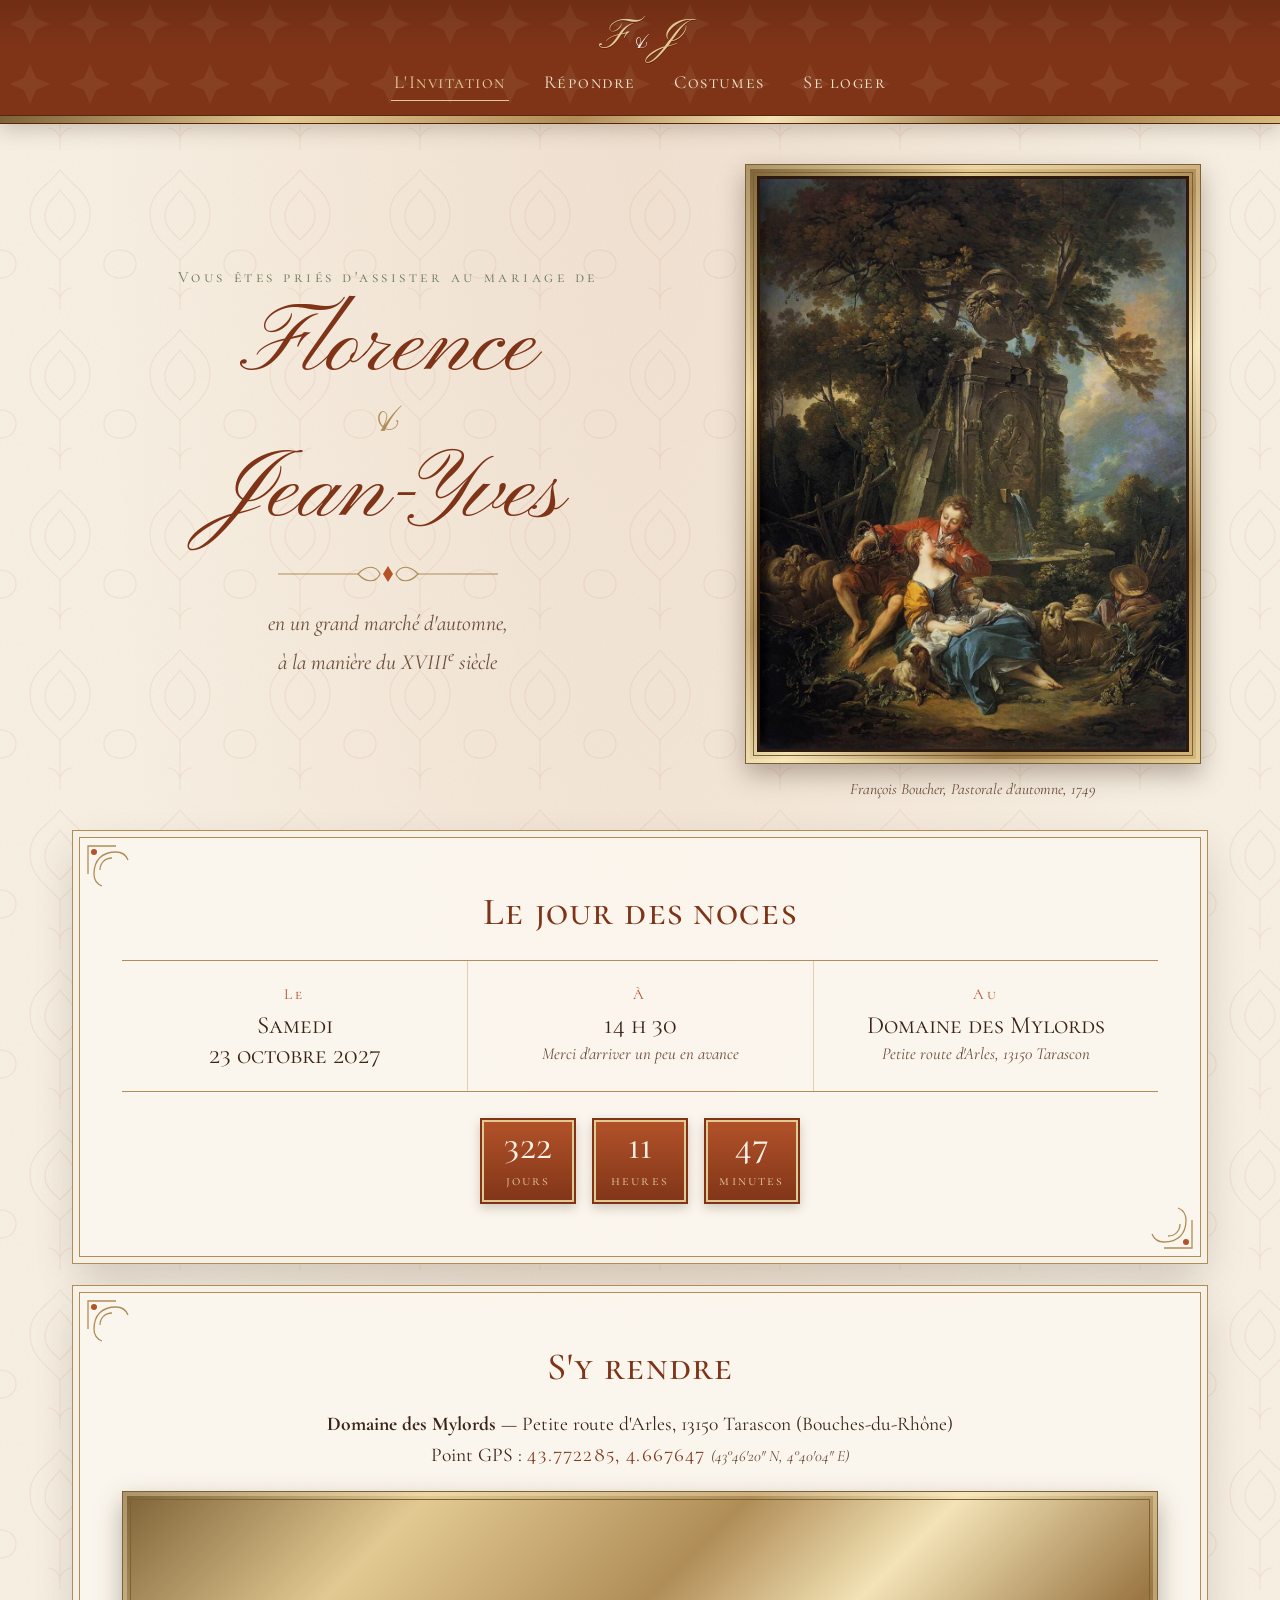
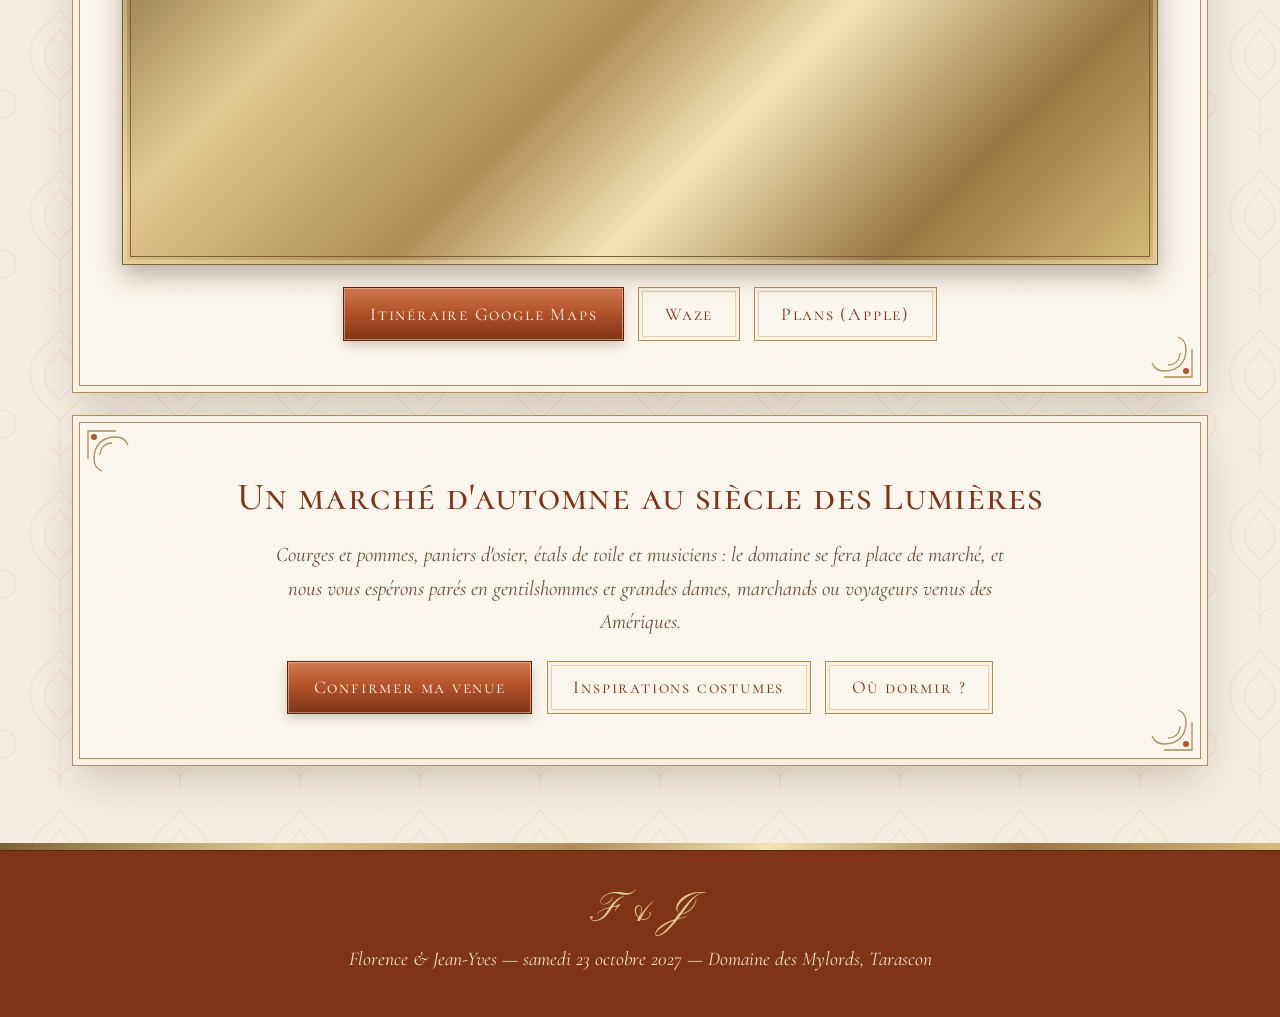
<file: index.html>
<!DOCTYPE html>
<html lang="fr">
<head>
  <meta charset="utf-8">
  <meta name="viewport" content="width=device-width, initial-scale=1">
  <title>Florence &amp; Jean-Yves — 23 octobre 2027</title>
  <meta name="description" content="Mariage de Florence et Jean-Yves, samedi 23 octobre 2027 à 14h30 au Domaine des Mylords, Tarascon. Thème : marché automnal du XVIIIᵉ siècle.">
  <meta name="theme-color" content="#7f3418">
  <link rel="icon" href="data:image/svg+xml,%3Csvg xmlns='http://www.w3.org/2000/svg' viewBox='0 0 100 100'%3E%3Ccircle cx='50' cy='50' r='48' fill='%23b4532a'/%3E%3Ctext x='50' y='66' text-anchor='middle' font-family='Georgia' font-size='46' fill='%23f3e3b6'%3EFJ%3C/text%3E%3C/svg%3E">
  <link rel="preconnect" href="https://fonts.googleapis.com">
  <link rel="preconnect" href="https://fonts.gstatic.com" crossorigin>
  <link href="https://fonts.googleapis.com/css2?family=Cormorant+Garamond:ital,wght@0,400;0,500;0,600;1,400&family=Cormorant+SC:wght@500;600&family=IM+Fell+French+Canon:ital@1&family=Pinyon+Script&display=swap" rel="stylesheet">
  <link rel="stylesheet" href="css/style.css">
</head>
<body>
  <header class="entete">
    <a class="monogramme" href="index.html" aria-label="Accueil">F<span>&amp;</span>J</a>
    <nav class="nav" aria-label="Navigation principale">
      <a href="index.html" aria-current="page">L'Invitation</a>
      <a href="rsvp.html">Répondre</a>
      <a href="costumes.html">Costumes</a>
      <a href="hebergements.html">Se loger</a>
    </nav>
  </header>

  <main>
    <section class="accueil">
      <div class="faire-part">
        <div class="annonce">Vous êtes priés d'assister au mariage de</div>
        <div class="noms">Florence<span class="et">&amp;</span>Jean-Yves</div>
        <span class="fleuron" aria-hidden="true"></span>
        <p class="theme">en un grand marché d'automne,<br>à la manière du XVIII<sup>e</sup> siècle</p>
      </div>
      <figure style="margin:0">
        <div class="cadre-dore">
          <img src="images/francois-boucher-an-autumn-pastoral-wga02894-960.jpg" alt="François Boucher, Pastorale d'automne, 1749" width="960" height="1283">
        </div>
        <figcaption class="legende">François Boucher, <em>Pastorale d'automne</em>, 1749</figcaption>
      </figure>
    </section>

    <section class="panneau centre">
      <h2>Le jour des noces</h2>
      <div class="infos">
        <div>
          <div class="etiquette">Le</div>
          <div class="valeur">Samedi<br>23 octobre 2027</div>
        </div>
        <div>
          <div class="etiquette">À</div>
          <div class="valeur">14 h 30</div>
          <div class="detail">Merci d'arriver un peu en avance</div>
        </div>
        <div>
          <div class="etiquette">Au</div>
          <div class="valeur">Domaine des Mylords</div>
          <div class="detail">Petite route d'Arles, 13150 Tarascon</div>
        </div>
      </div>

      <div id="compte-a-rebours" class="compte-a-rebours" aria-label="Compte à rebours jusqu'au mariage">
        <div><strong data-j>—</strong><span>jours</span></div>
        <div><strong data-h>—</strong><span>heures</span></div>
        <div><strong data-m>—</strong><span>minutes</span></div>
      </div>
    </section>

    <section class="panneau centre">
      <h2>S'y rendre</h2>
      <p>
        <strong>Domaine des Mylords</strong> — Petite route d'Arles, 13150 Tarascon (Bouches-du-Rhône)<br>
        Point GPS&nbsp;: <span class="gps">43.772285, 4.667647</span>
        <span class="aide">(43°46′20″ N, 4°40′04″ E)</span>
      </p>
      <div class="cadre-dore" style="margin-top:1.2rem">
        <iframe class="carte-lieu" title="Carte du Domaine des Mylords" loading="lazy"
          src="https://www.openstreetmap.org/export/embed.html?bbox=4.6476%2C43.7623%2C4.6876%2C43.7823&amp;layer=mapnik&amp;marker=43.772285%2C4.667647"></iframe>
      </div>
      <div class="boutons">
        <a class="bouton" href="https://www.google.com/maps/dir/?api=1&amp;destination=43.772285,4.667647" target="_blank" rel="noopener">Itinéraire Google Maps</a>
        <a class="bouton secondaire" href="https://waze.com/ul?ll=43.772285,4.667647&amp;navigate=yes" target="_blank" rel="noopener">Waze</a>
        <a class="bouton secondaire" href="https://maps.apple.com/?daddr=43.772285,4.667647" target="_blank" rel="noopener">Plans (Apple)</a>
      </div>
    </section>

    <section class="panneau centre">
      <h2>Un marché d'automne au siècle des Lumières</h2>
      <p class="chapeau" style="max-width:760px;margin:0 auto">
        Courges et pommes, paniers d'osier, étals de toile et musiciens&nbsp;: le domaine se fera place de marché,
        et nous vous espérons parés en gentilshommes et grandes dames, marchands ou voyageurs venus des Amériques.
      </p>
      <div class="boutons">
        <a class="bouton" href="rsvp.html">Confirmer ma venue</a>
        <a class="bouton secondaire" href="costumes.html">Inspirations costumes</a>
        <a class="bouton secondaire" href="hebergements.html">Où dormir&nbsp;?</a>
      </div>
    </section>
  </main>

  <footer>
    <span class="initiales">F &amp; J</span>
    Florence &amp; Jean-Yves — samedi 23 octobre 2027 — Domaine des Mylords, Tarascon
  </footer>

  <script src="js/config.js"></script>
  <script src="js/main.js"></script>
</body>
</html>
</file>
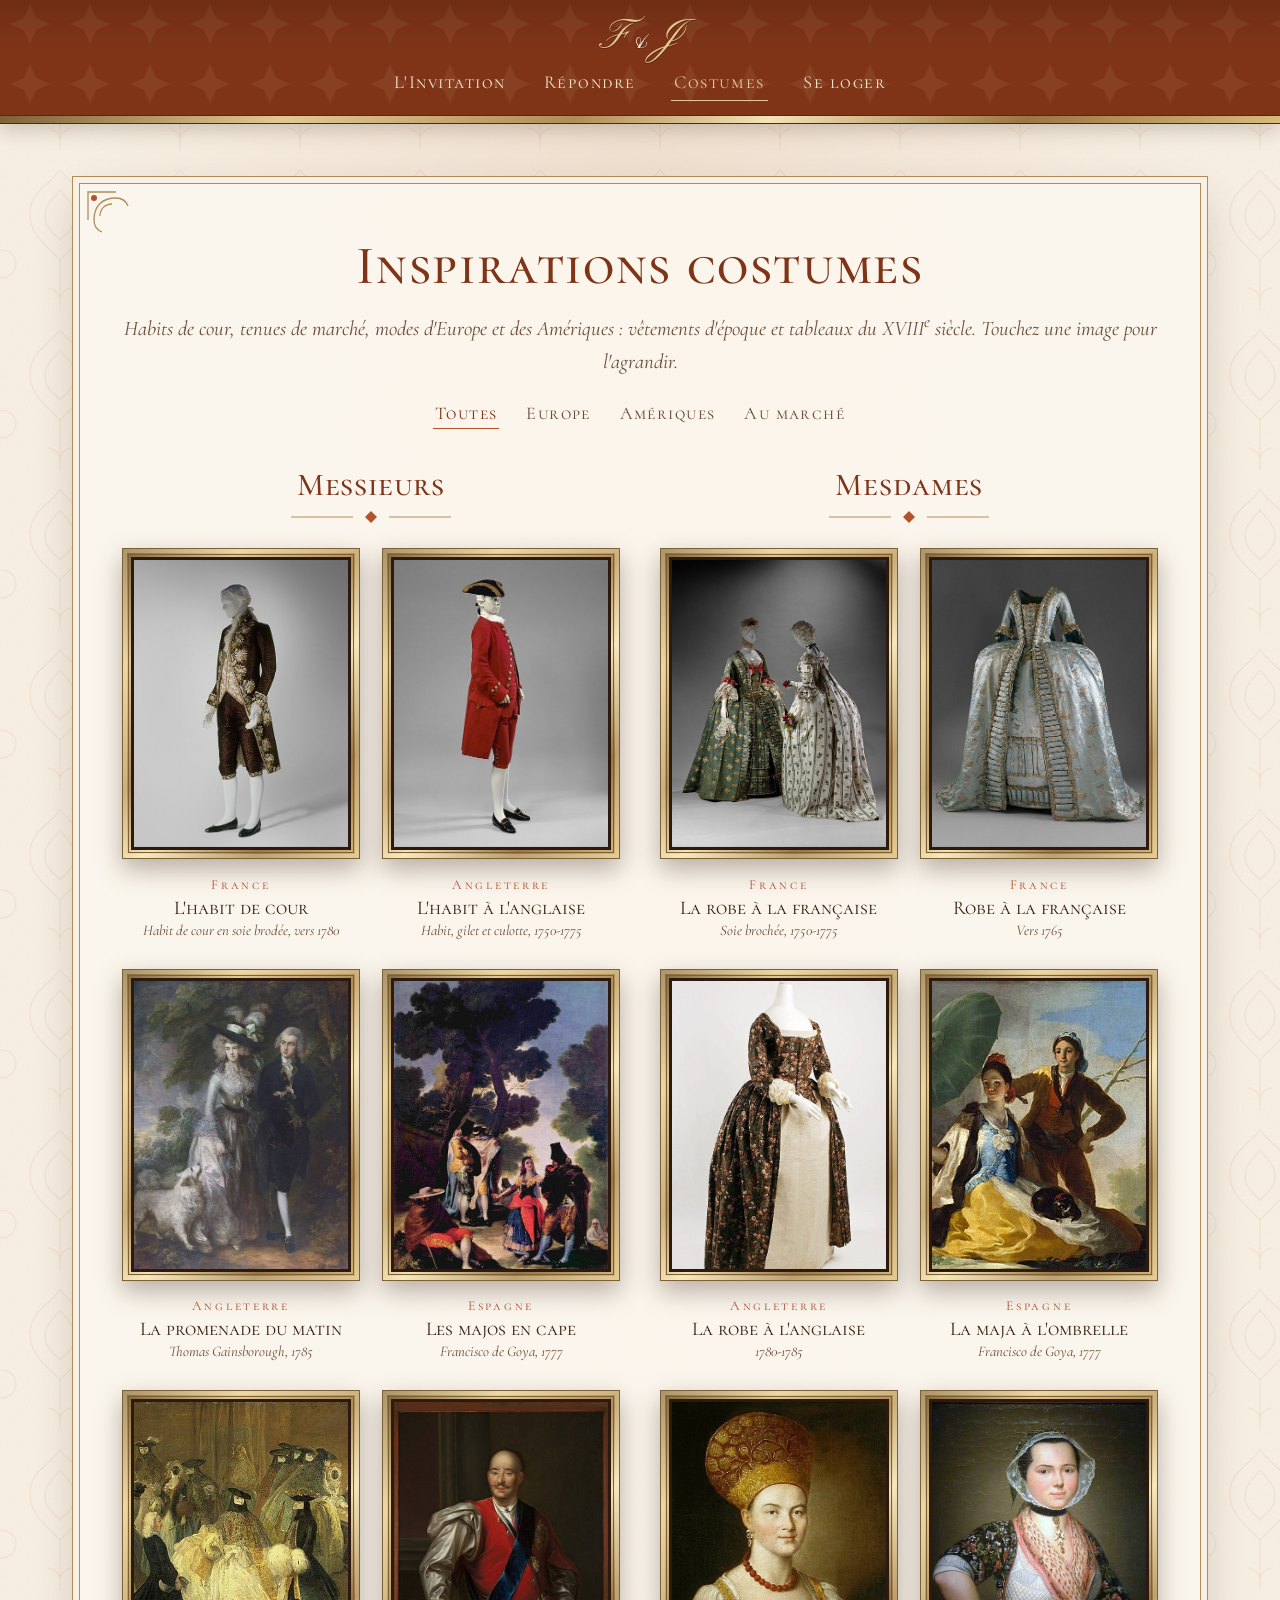
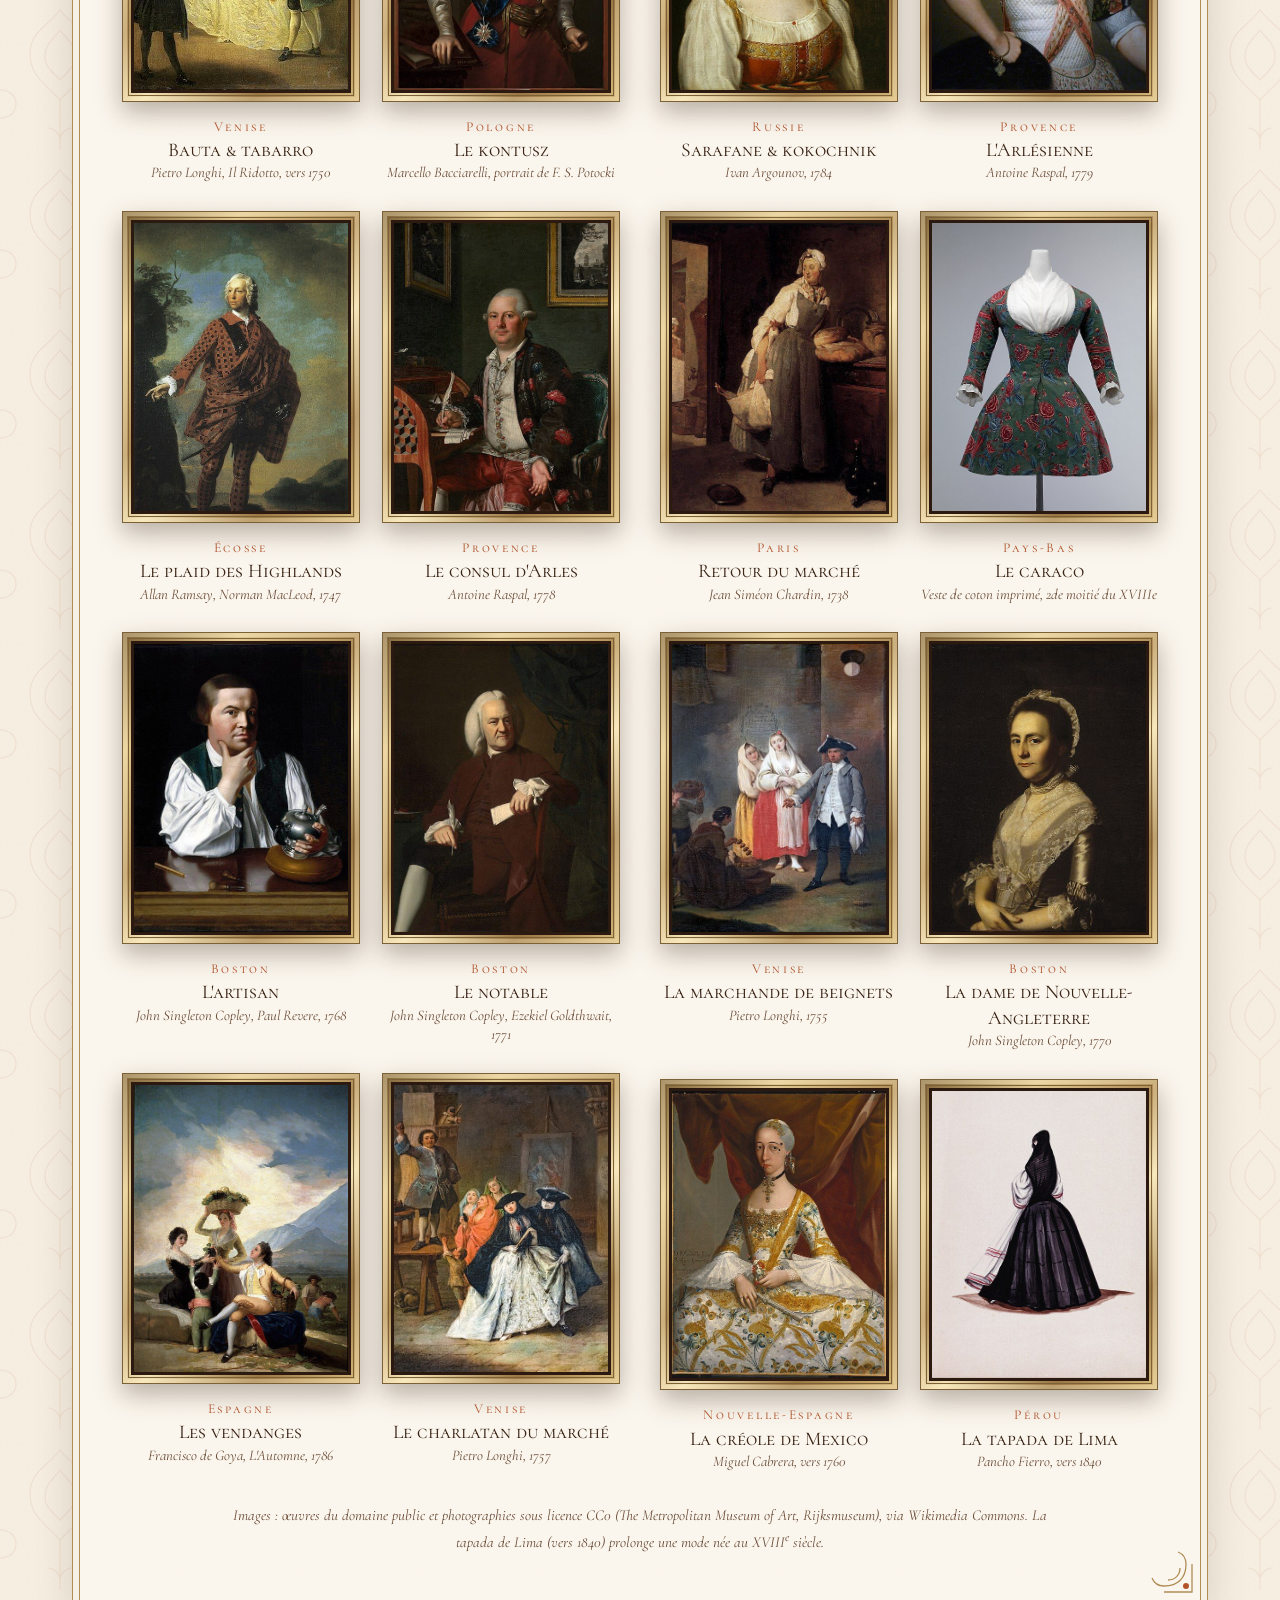
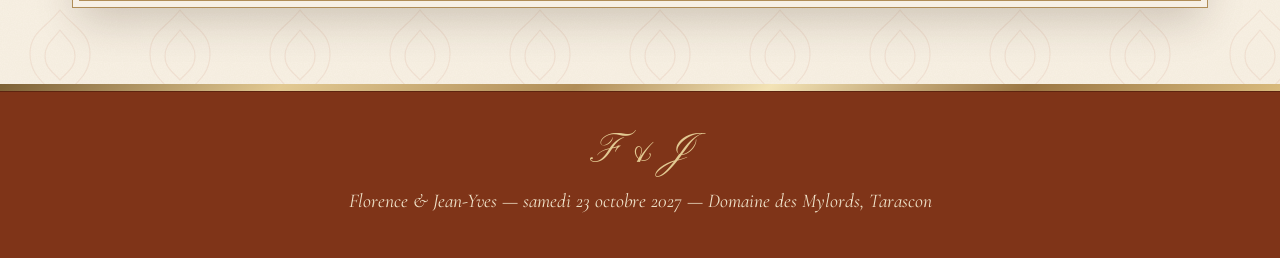
<file: costumes.html>
<!DOCTYPE html>
<html lang="fr">
<head>
  <meta charset="utf-8">
  <meta name="viewport" content="width=device-width, initial-scale=1">
  <title>Costumes — Florence &amp; Jean-Yves</title>
  <meta name="description" content="Inspirations de costumes du XVIIIᵉ siècle, Europe et Amériques, pour hommes et pour femmes.">
  <meta name="theme-color" content="#7f3418">
  <link rel="icon" href="data:image/svg+xml,%3Csvg xmlns='http://www.w3.org/2000/svg' viewBox='0 0 100 100'%3E%3Ccircle cx='50' cy='50' r='48' fill='%23b4532a'/%3E%3Ctext x='50' y='66' text-anchor='middle' font-family='Georgia' font-size='46' fill='%23f3e3b6'%3EFJ%3C/text%3E%3C/svg%3E">
  <link rel="preconnect" href="https://fonts.googleapis.com">
  <link rel="preconnect" href="https://fonts.gstatic.com" crossorigin>
  <link href="https://fonts.googleapis.com/css2?family=Cormorant+Garamond:ital,wght@0,400;0,500;0,600;1,400&family=Cormorant+SC:wght@500;600&family=IM+Fell+French+Canon:ital@1&family=Pinyon+Script&display=swap" rel="stylesheet">
  <link rel="stylesheet" href="css/style.css">
</head>
<body>
  <header class="entete">
    <a class="monogramme" href="index.html" aria-label="Accueil">F<span>&amp;</span>J</a>
    <nav class="nav" aria-label="Navigation principale">
      <a href="index.html">L'Invitation</a>
      <a href="rsvp.html">Répondre</a>
      <a href="costumes.html" aria-current="page">Costumes</a>
      <a href="hebergements.html">Se loger</a>
    </nav>
  </header>

  <main>
    <section class="panneau">
      <div class="centre">
        <h1>Inspirations costumes</h1>
        <p class="chapeau">Habits de cour, tenues de marché, modes d'Europe et des Amériques&nbsp;: vêtements d'époque et tableaux du XVIII<sup>e</sup> siècle. Touchez une image pour l'agrandir.</p>
      </div>

      <div class="onglets" role="group" aria-label="Filtrer les inspirations">
        <button type="button" data-filtre="tous" aria-pressed="true">Toutes</button>
        <button type="button" data-filtre="europe" aria-pressed="false">Europe</button>
        <button type="button" data-filtre="ameriques" aria-pressed="false">Amériques</button>
        <button type="button" data-filtre="marche" aria-pressed="false">Au marché</button>
      </div>

      <div class="deux-colonnes">
        <section aria-labelledby="titre-hommes">
          <h2 id="titre-hommes" class="colonne-titre">Messieurs</h2>
          <div class="galerie">
          <figure class="tableau" data-zone="europe">
            <button type="button" data-grand="images/court-suit-met-dt331217-960.jpg" data-page="https://commons.wikimedia.org/wiki/File:Court_suit_MET_DT331217.jpg" data-legende="L&#x27;habit de cour · Habit de cour en soie brodée, vers 1780 · The Metropolitan Museum of Art">
              <div class="cadre-dore"><img src="images/court-suit-met-dt331217-500.jpg" alt="L&#x27;habit de cour — Habit de cour en soie brodée, vers 1780" loading="lazy" width="500" height="659"></div>
            </button>
            <figcaption><span class="pays">France</span><span class="nom">L&#x27;habit de cour</span><span class="source">Habit de cour en soie brodée, vers 1780</span></figcaption>
          </figure>
          <figure class="tableau" data-zone="europe">
            <button type="button" data-grand="images/suit-met-dt8277-960.jpg" data-page="https://commons.wikimedia.org/wiki/File:Suit_MET_DT8277.jpg" data-legende="L&#x27;habit à l&#x27;anglaise · Habit, gilet et culotte, 1750-1775 · The Metropolitan Museum of Art">
              <div class="cadre-dore"><img src="images/suit-met-dt8277-500.jpg" alt="L&#x27;habit à l&#x27;anglaise — Habit, gilet et culotte, 1750-1775" loading="lazy" width="500" height="625"></div>
            </button>
            <figcaption><span class="pays">Angleterre</span><span class="nom">L&#x27;habit à l&#x27;anglaise</span><span class="source">Habit, gilet et culotte, 1750-1775</span></figcaption>
          </figure>
          <figure class="tableau" data-zone="europe">
            <button type="button" data-grand="images/thomas-gainsborough-mr-and-mrs-william-hallett-the-morning-w-960.jpg" data-page="https://commons.wikimedia.org/wiki/File:Thomas_Gainsborough_-_Mr_and_Mrs_William_Hallett_(%27The_Morning_Walk%27)_-_WGA8418.jpg" data-legende="La promenade du matin · Thomas Gainsborough, 1785 · National Gallery, Londres">
              <div class="cadre-dore"><img src="images/thomas-gainsborough-mr-and-mrs-william-hallett-the-morning-w-500.jpg" alt="La promenade du matin — Thomas Gainsborough, 1785" loading="lazy" width="500" height="653"></div>
            </button>
            <figcaption><span class="pays">Angleterre</span><span class="nom">La promenade du matin</span><span class="source">Thomas Gainsborough, 1785</span></figcaption>
          </figure>
          <figure class="tableau" data-zone="europe">
            <button type="button" data-grand="images/la-maja-y-los-embozados-francisco-de-goya-960.jpg" data-page="https://commons.wikimedia.org/wiki/File:La_maja_y_los_embozados,_Francisco_de_Goya.jpg" data-legende="Les majos en cape · Francisco de Goya, 1777 · Musée du Prado">
              <div class="cadre-dore"><img src="images/la-maja-y-los-embozados-francisco-de-goya-500.jpg" alt="Les majos en cape — Francisco de Goya, 1777" loading="lazy" width="500" height="729"></div>
            </button>
            <figcaption><span class="pays">Espagne</span><span class="nom">Les majos en cape</span><span class="source">Francisco de Goya, 1777</span></figcaption>
          </figure>
          <figure class="tableau" data-zone="europe">
            <button type="button" data-grand="images/de-speelbank-il-ridotto-sk-a-3405-960.jpg" data-page="https://commons.wikimedia.org/wiki/File:De_speelbank_(Il_ridotto),_SK-A-3405.jpg" data-legende="Bauta &amp; tabarro · Pietro Longhi, Il Ridotto, vers 1750 · Rijksmuseum">
              <div class="cadre-dore"><img src="images/de-speelbank-il-ridotto-sk-a-3405-500.jpg" alt="Bauta &amp; tabarro — Pietro Longhi, Il Ridotto, vers 1750" loading="lazy" width="500" height="416"></div>
            </button>
            <figcaption><span class="pays">Venise</span><span class="nom">Bauta &amp; tabarro</span><span class="source">Pietro Longhi, Il Ridotto, vers 1750</span></figcaption>
          </figure>
          <figure class="tableau" data-zone="europe">
            <button type="button" data-grand="images/marcello-bacciarelli-portrait-of-franciszek-salezy-potocki-d-960.jpg" data-page="https://commons.wikimedia.org/wiki/File:Marcello_Bacciarelli_-_Portrait_of_Franciszek_Salezy_Potocki_(d._1772),_voivode_of_Kiev_-_31275_MNW_-_National_Museum_in_Warsaw.jpg" data-legende="Le kontusz · Marcello Bacciarelli, portrait de F. S. Potocki · Musée national de Varsovie">
              <div class="cadre-dore"><img src="images/marcello-bacciarelli-portrait-of-franciszek-salezy-potocki-d-500.jpg" alt="Le kontusz — Marcello Bacciarelli, portrait de F. S. Potocki" loading="lazy" width="500" height="624"></div>
            </button>
            <figcaption><span class="pays">Pologne</span><span class="nom">Le kontusz</span><span class="source">Marcello Bacciarelli, portrait de F. S. Potocki</span></figcaption>
          </figure>
          <figure class="tableau" data-zone="europe">
            <button type="button" data-grand="images/norman-macleod-clan-chief-1747-960.jpg" data-page="https://commons.wikimedia.org/wiki/File:Norman_MacLeod,_clan_chief,_1747.JPG" data-legende="Le plaid des Highlands · Allan Ramsay, Norman MacLeod, 1747 · Dunvegan Castle">
              <div class="cadre-dore"><img src="images/norman-macleod-clan-chief-1747-500.jpg" alt="Le plaid des Highlands — Allan Ramsay, Norman MacLeod, 1747" loading="lazy" width="500" height="833"></div>
            </button>
            <figcaption><span class="pays">Écosse</span><span class="nom">Le plaid des Highlands</span><span class="source">Allan Ramsay, Norman MacLeod, 1747</span></figcaption>
          </figure>
          <figure class="tableau" data-zone="europe marche">
            <button type="button" data-grand="images/portrait-de-monsieur-noguier-consul-d-arles-antoine-raspal-960.jpg" data-page="https://commons.wikimedia.org/wiki/File:Portrait_de_Monsieur_Noguier,_Consul_d%27Arles_-_Antoine_RASPAL.jpg" data-legende="Le consul d&#x27;Arles · Antoine Raspal, 1778 · Arles">
              <div class="cadre-dore"><img src="images/portrait-de-monsieur-noguier-consul-d-arles-antoine-raspal-500.jpg" alt="Le consul d&#x27;Arles — Antoine Raspal, 1778" loading="lazy" width="500" height="615"></div>
            </button>
            <figcaption><span class="pays">Provence</span><span class="nom">Le consul d&#x27;Arles</span><span class="source">Antoine Raspal, 1778</span></figcaption>
          </figure>
          <figure class="tableau" data-zone="ameriques">
            <button type="button" data-grand="images/j-s-copley-paul-revere-960.jpg" data-page="https://commons.wikimedia.org/wiki/File:J_S_Copley_-_Paul_Revere.jpg" data-legende="L&#x27;artisan · John Singleton Copley, Paul Revere, 1768 · Museum of Fine Arts, Boston">
              <div class="cadre-dore"><img src="images/j-s-copley-paul-revere-500.jpg" alt="L&#x27;artisan — John Singleton Copley, Paul Revere, 1768" loading="lazy" width="500" height="604"></div>
            </button>
            <figcaption><span class="pays">Boston</span><span class="nom">L&#x27;artisan</span><span class="source">John Singleton Copley, Paul Revere, 1768</span></figcaption>
          </figure>
          <figure class="tableau" data-zone="ameriques">
            <button type="button" data-grand="images/john-singleton-copley-ezekiel-goldthwait-41-85-museum-of-fin-960.jpg" data-page="https://commons.wikimedia.org/wiki/File:John_Singleton_Copley_-_Ezekiel_Goldthwait_-_41.85_-_Museum_of_Fine_Arts.jpg" data-legende="Le notable · John Singleton Copley, Ezekiel Goldthwait, 1771 · Museum of Fine Arts, Boston">
              <div class="cadre-dore"><img src="images/john-singleton-copley-ezekiel-goldthwait-41-85-museum-of-fin-500.jpg" alt="Le notable — John Singleton Copley, Ezekiel Goldthwait, 1771" loading="lazy" width="500" height="634"></div>
            </button>
            <figcaption><span class="pays">Boston</span><span class="nom">Le notable</span><span class="source">John Singleton Copley, Ezekiel Goldthwait, 1771</span></figcaption>
          </figure>
          <figure class="tableau" data-zone="europe marche">
            <button type="button" data-grand="images/francisco-de-goya-la-vendimia-o-el-otono-1786-960.jpg" data-page="https://commons.wikimedia.org/wiki/File:Francisco_de_Goya_-_La_vendimia_o_El_Oto%C3%B1o_(1786).jpg" data-legende="Les vendanges · Francisco de Goya, L&#x27;Automne, 1786 · Musée du Prado">
              <div class="cadre-dore"><img src="images/francisco-de-goya-la-vendimia-o-el-otono-1786-500.jpg" alt="Les vendanges — Francisco de Goya, L&#x27;Automne, 1786" loading="lazy" width="500" height="714"></div>
            </button>
            <figcaption><span class="pays">Espagne</span><span class="nom">Les vendanges</span><span class="source">Francisco de Goya, L&#x27;Automne, 1786</span></figcaption>
          </figure>
          <figure class="tableau" data-zone="europe marche">
            <button type="button" data-grand="images/ca-rezzonico-il-ciarlatano-pietro-longhi-960.jpg" data-page="https://commons.wikimedia.org/wiki/File:Ca%27_Rezzonico_-_Il_Ciarlatano_-_Pietro_Longhi.jpg" data-legende="Le charlatan du marché · Pietro Longhi, 1757 · Ca&#x27; Rezzonico, Venise">
              <div class="cadre-dore"><img src="images/ca-rezzonico-il-ciarlatano-pietro-longhi-500.jpg" alt="Le charlatan du marché — Pietro Longhi, 1757" loading="lazy" width="500" height="638"></div>
            </button>
            <figcaption><span class="pays">Venise</span><span class="nom">Le charlatan du marché</span><span class="source">Pietro Longhi, 1757</span></figcaption>
          </figure>
          </div>
        </section>
        <section aria-labelledby="titre-dames">
          <h2 id="titre-dames" class="colonne-titre">Mesdames</h2>
          <div class="galerie">
          <figure class="tableau" data-zone="europe">
            <button type="button" data-grand="images/robe-a-la-francaise-met-dt207671-960.jpg" data-page="https://commons.wikimedia.org/wiki/File:Robe_%C3%A0_la_Fran%C3%A7aise_MET_DT207671.jpg" data-legende="La robe à la française · Soie brochée, 1750-1775 · The Metropolitan Museum of Art">
              <div class="cadre-dore"><img src="images/robe-a-la-francaise-met-dt207671-500.jpg" alt="La robe à la française — Soie brochée, 1750-1775" loading="lazy" width="500" height="625"></div>
            </button>
            <figcaption><span class="pays">France</span><span class="nom">La robe à la française</span><span class="source">Soie brochée, 1750-1775</span></figcaption>
          </figure>
          <figure class="tableau" data-zone="europe">
            <button type="button" data-grand="images/robe-a-la-francaise-met-dt5011-960.jpg" data-page="https://commons.wikimedia.org/wiki/File:Robe_%C3%A0_la_Fran%C3%A7aise_MET_DT5011.jpg" data-legende="Robe à la française · Vers 1765 · The Metropolitan Museum of Art">
              <div class="cadre-dore"><img src="images/robe-a-la-francaise-met-dt5011-500.jpg" alt="Robe à la française — Vers 1765" loading="lazy" width="500" height="625"></div>
            </button>
            <figcaption><span class="pays">France</span><span class="nom">Robe à la française</span><span class="source">Vers 1765</span></figcaption>
          </figure>
          <figure class="tableau" data-zone="europe">
            <button type="button" data-grand="images/robe-a-l-anglaise-met-1974-194-2-f-960.jpg" data-page="https://commons.wikimedia.org/wiki/File:Robe_%C3%A0_l%27Anglaise_MET_1974.194.2_F.jpg" data-legende="La robe à l&#x27;anglaise · 1780-1785 · The Metropolitan Museum of Art">
              <div class="cadre-dore"><img src="images/robe-a-l-anglaise-met-1974-194-2-f-500.jpg" alt="La robe à l&#x27;anglaise — 1780-1785" loading="lazy" width="500" height="815"></div>
            </button>
            <figcaption><span class="pays">Angleterre</span><span class="nom">La robe à l&#x27;anglaise</span><span class="source">1780-1785</span></figcaption>
          </figure>
          <figure class="tableau" data-zone="europe">
            <button type="button" data-grand="images/el-quitasol-goya-960.jpg" data-page="https://commons.wikimedia.org/wiki/File:El_Quitasol_(Goya).jpg" data-legende="La maja à l&#x27;ombrelle · Francisco de Goya, 1777 · Musée du Prado">
              <div class="cadre-dore"><img src="images/el-quitasol-goya-500.jpg" alt="La maja à l&#x27;ombrelle — Francisco de Goya, 1777" loading="lazy" width="500" height="346"></div>
            </button>
            <figcaption><span class="pays">Espagne</span><span class="nom">La maja à l&#x27;ombrelle</span><span class="source">Francisco de Goya, 1777</span></figcaption>
          </figure>
          <figure class="tableau" data-zone="europe">
            <button type="button" data-grand="images/ivan-argunov-google-art-project-960.jpg" data-page="https://commons.wikimedia.org/wiki/File:Ivan_Argunov_-_%D0%9F%D0%BE%D1%80%D1%82%D1%80%D0%B5%D1%82_%D0%BD%D0%B5%D0%B8%D0%B7%D0%B2%D0%B5%D1%81%D1%82%D0%BD%D0%BE%D0%B9_%D0%B2_%D1%80%D1%83%D1%81%D1%81%D0%BA%D0%BE%D0%BC_%D0%BA%D0%BE%D1%81%D1%82%D1%8E%D0%BC%D0%B5_-_Google_Art_Project.jpg" data-legende="Sarafane &amp; kokochnik · Ivan Argounov, 1784 · Galerie Tretiakov">
              <div class="cadre-dore"><img src="images/ivan-argunov-google-art-project-500.jpg" alt="Sarafane &amp; kokochnik — Ivan Argounov, 1784" loading="lazy" width="500" height="625"></div>
            </button>
            <figcaption><span class="pays">Russie</span><span class="nom">Sarafane &amp; kokochnik</span><span class="source">Ivan Argounov, 1784</span></figcaption>
          </figure>
          <figure class="tableau" data-zone="europe marche">
            <button type="button" data-grand="images/p1290270-musee-granet-antoine-raspal-inv84636-rwk-960.jpg" data-page="https://commons.wikimedia.org/wiki/File:P1290270_Musee_Granet_Antoine_Raspal_Inv84636_rwk.jpg" data-legende="L&#x27;Arlésienne · Antoine Raspal, 1779 · Musée Granet, Aix-en-Provence">
              <div class="cadre-dore"><img src="images/p1290270-musee-granet-antoine-raspal-inv84636-rwk-500.jpg" alt="L&#x27;Arlésienne — Antoine Raspal, 1779" loading="lazy" width="500" height="614"></div>
            </button>
            <figcaption><span class="pays">Provence</span><span class="nom">L&#x27;Arlésienne</span><span class="source">Antoine Raspal, 1779</span></figcaption>
          </figure>
          <figure class="tableau" data-zone="europe marche">
            <button type="button" data-grand="images/jean-simeon-chardin-servant-returning-from-the-market-la-pou-960.jpg" data-page="https://commons.wikimedia.org/wiki/File:Jean_Sim%C3%A9on_Chardin_-_Servant_Returning_from_the_Market_(La_Pourvoyeuse)_-_WGA04758.jpg" data-legende="Retour du marché · Jean Siméon Chardin, 1738 · Musée du Louvre">
              <div class="cadre-dore"><img src="images/jean-simeon-chardin-servant-returning-from-the-market-la-pou-500.jpg" alt="Retour du marché — Jean Siméon Chardin, 1738" loading="lazy" width="500" height="607"></div>
            </button>
            <figcaption><span class="pays">Paris</span><span class="nom">Retour du marché</span><span class="source">Jean Siméon Chardin, 1738</span></figcaption>
          </figure>
          <figure class="tableau" data-zone="europe marche">
            <button type="button" data-grand="images/caraco-met-dp274866-960.jpg" data-page="https://commons.wikimedia.org/wiki/File:Caraco_MET_DP274866.jpg" data-legende="Le caraco · Veste de coton imprimé, 2de moitié du XVIIIe · The Metropolitan Museum of Art">
              <div class="cadre-dore"><img src="images/caraco-met-dp274866-500.jpg" alt="Le caraco — Veste de coton imprimé, 2de moitié du XVIIIe" loading="lazy" width="500" height="647"></div>
            </button>
            <figcaption><span class="pays">Pays-Bas</span><span class="nom">Le caraco</span><span class="source">Veste de coton imprimé, 2de moitié du XVIIIe</span></figcaption>
          </figure>
          <figure class="tableau" data-zone="europe marche">
            <button type="button" data-grand="images/ca-rezzonico-la-venditrice-di-frittole-pietro-longhi-1755-960.jpg" data-page="https://commons.wikimedia.org/wiki/File:Ca%27_Rezzonico_-_La_venditrice_di_frittole_-_Pietro_longhi_1755.jpg" data-legende="La marchande de beignets · Pietro Longhi, 1755 · Ca&#x27; Rezzonico, Venise">
              <div class="cadre-dore"><img src="images/ca-rezzonico-la-venditrice-di-frittole-pietro-longhi-1755-500.jpg" alt="La marchande de beignets — Pietro Longhi, 1755" loading="lazy" width="500" height="590"></div>
            </button>
            <figcaption><span class="pays">Venise</span><span class="nom">La marchande de beignets</span><span class="source">Pietro Longhi, 1755</span></figcaption>
          </figure>
          <figure class="tableau" data-zone="ameriques">
            <button type="button" data-grand="images/john-singleton-copley-mrs-alexander-cumming-nee-elizabeth-go-960.jpg" data-page="https://commons.wikimedia.org/wiki/File:John_Singleton_Copley_-_Mrs._Alexander_Cumming,_n%C3%A9e_Elizabeth_Goldthwaite,_later_Mrs._John_Bacon_-_Google_Art_Project.jpg" data-legende="La dame de Nouvelle-Angleterre · John Singleton Copley, 1770 · Brooklyn Museum">
              <div class="cadre-dore"><img src="images/john-singleton-copley-mrs-alexander-cumming-nee-elizabeth-go-500.jpg" alt="La dame de Nouvelle-Angleterre — John Singleton Copley, 1770" loading="lazy" width="500" height="599"></div>
            </button>
            <figcaption><span class="pays">Boston</span><span class="nom">La dame de Nouvelle-Angleterre</span><span class="source">John Singleton Copley, 1770</span></figcaption>
          </figure>
          <figure class="tableau" data-zone="ameriques">
            <button type="button" data-grand="images/miguel-cabrera-dona-maria-de-la-luz-padilla-y-gomez-de-cerva-960.jpg" data-page="https://commons.wikimedia.org/wiki/File:Miguel_Cabrera_-_Do%C3%B1a_Mar%C3%ADa_de_la_Luz_Padilla_y_(G%C3%B3mez_de)_Cervantes_-_Google_Art_Project.jpg" data-legende="La créole de Mexico · Miguel Cabrera, vers 1760 · Brooklyn Museum">
              <div class="cadre-dore"><img src="images/miguel-cabrera-dona-maria-de-la-luz-padilla-y-gomez-de-cerva-500.jpg" alt="La créole de Mexico — Miguel Cabrera, vers 1760" loading="lazy" width="500" height="651"></div>
            </button>
            <figcaption><span class="pays">Nouvelle-Espagne</span><span class="nom">La créole de Mexico</span><span class="source">Miguel Cabrera, vers 1760</span></figcaption>
          </figure>
          <figure class="tableau" data-zone="ameriques">
            <button type="button" data-grand="images/francisco-fierro-tapada-limena-google-art-project-960.jpg" data-page="https://commons.wikimedia.org/wiki/File:Francisco_Fierro_-_Tapada_lime%C3%B1a_-_Google_Art_Project.jpg" data-legende="La tapada de Lima · Pancho Fierro, vers 1840 · Lima">
              <div class="cadre-dore"><img src="images/francisco-fierro-tapada-limena-google-art-project-500.jpg" alt="La tapada de Lima — Pancho Fierro, vers 1840" loading="lazy" width="500" height="640"></div>
            </button>
            <figcaption><span class="pays">Pérou</span><span class="nom">La tapada de Lima</span><span class="source">Pancho Fierro, vers 1840</span></figcaption>
          </figure>
          </div>
        </section>
      </div>

      <p class="credits">Images&nbsp;: œuvres du domaine public et photographies sous licence CC0 (The Metropolitan Museum of Art, Rijksmuseum),
        via Wikimedia Commons. La tapada de Lima (vers 1840) prolonge une mode née au XVIII<sup>e</sup> siècle.</p>
    </section>
  </main>

  <div id="visionneuse" class="visionneuse" role="dialog" aria-modal="true" aria-label="Image agrandie">
    <button type="button" class="fermer" aria-label="Fermer">&times;</button>
    <figure>
      <div class="cadre-dore"><img alt=""></div>
      <figcaption></figcaption>
    </figure>
  </div>

  <footer>
    <span class="initiales">F &amp; J</span>
    Florence &amp; Jean-Yves — samedi 23 octobre 2027 — Domaine des Mylords, Tarascon
  </footer>

  <script src="js/config.js"></script>
  <script src="js/main.js"></script>
</body>
</html>
</file>
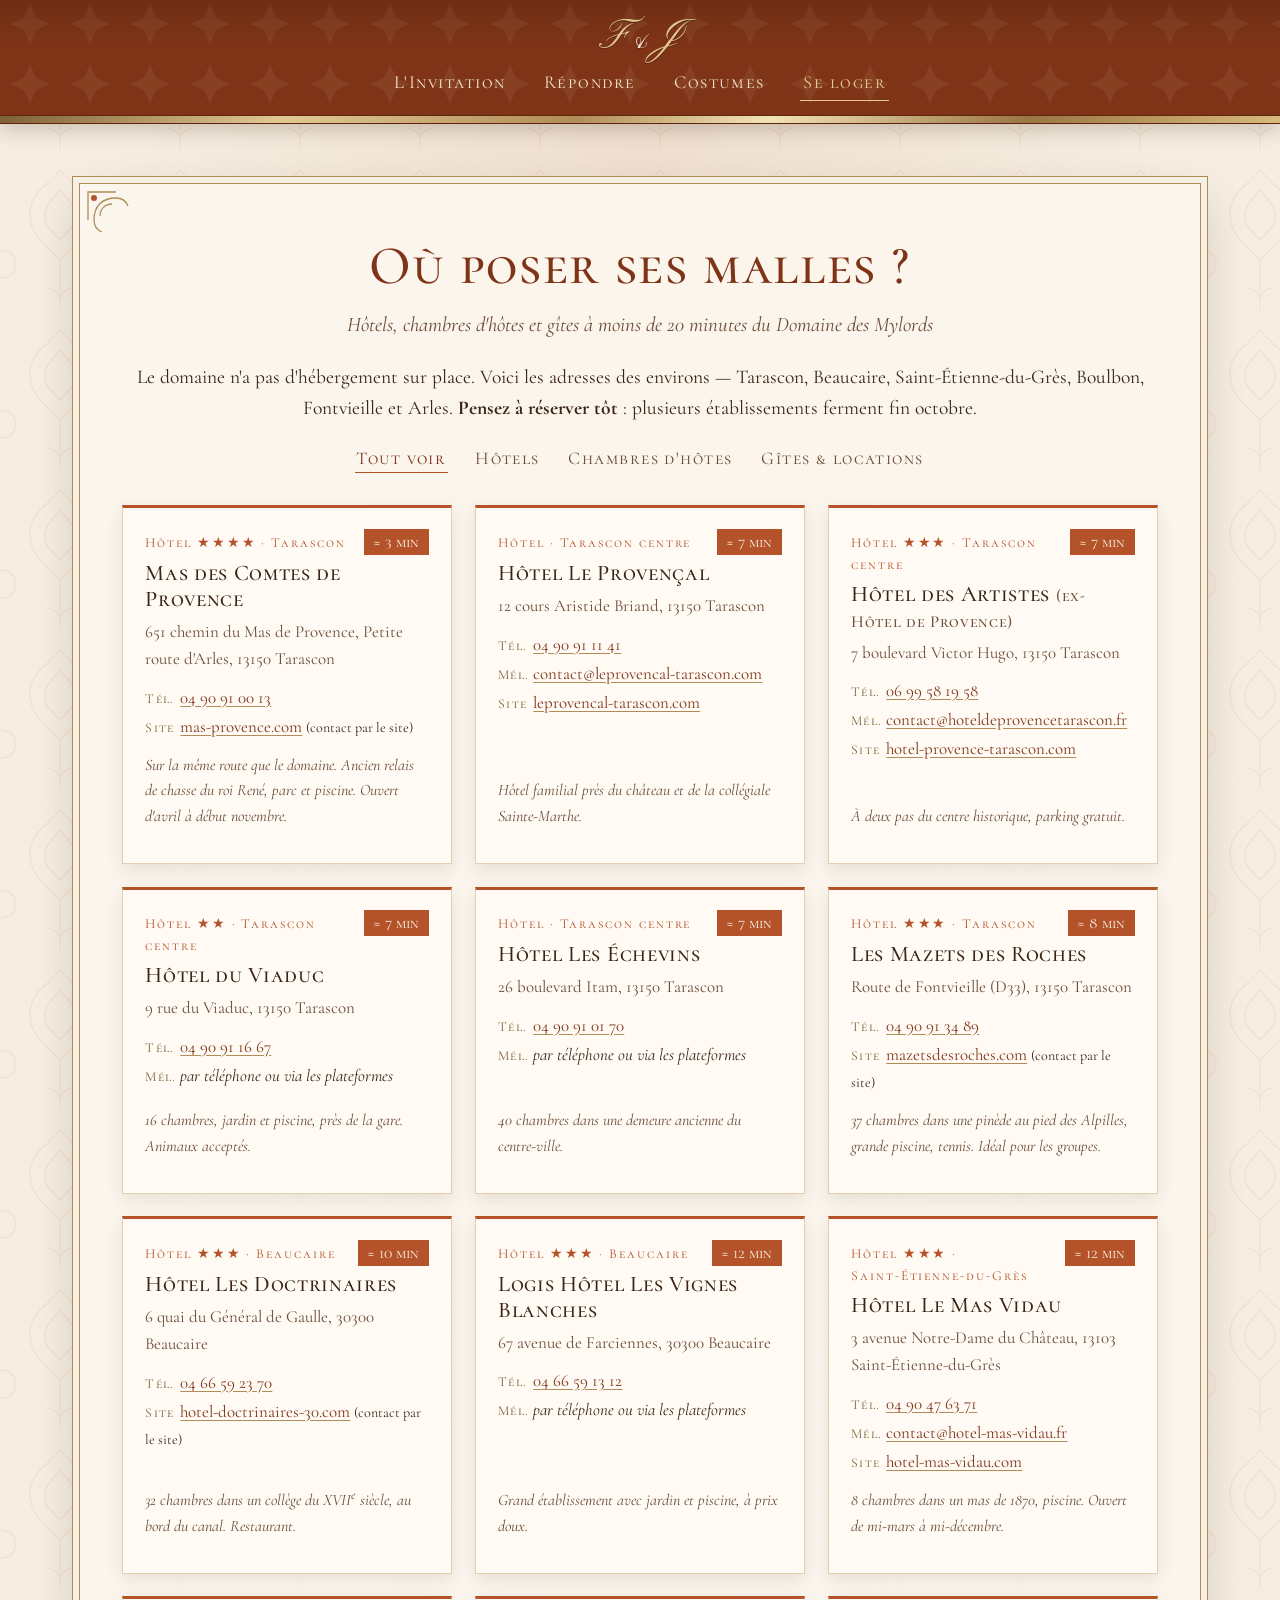
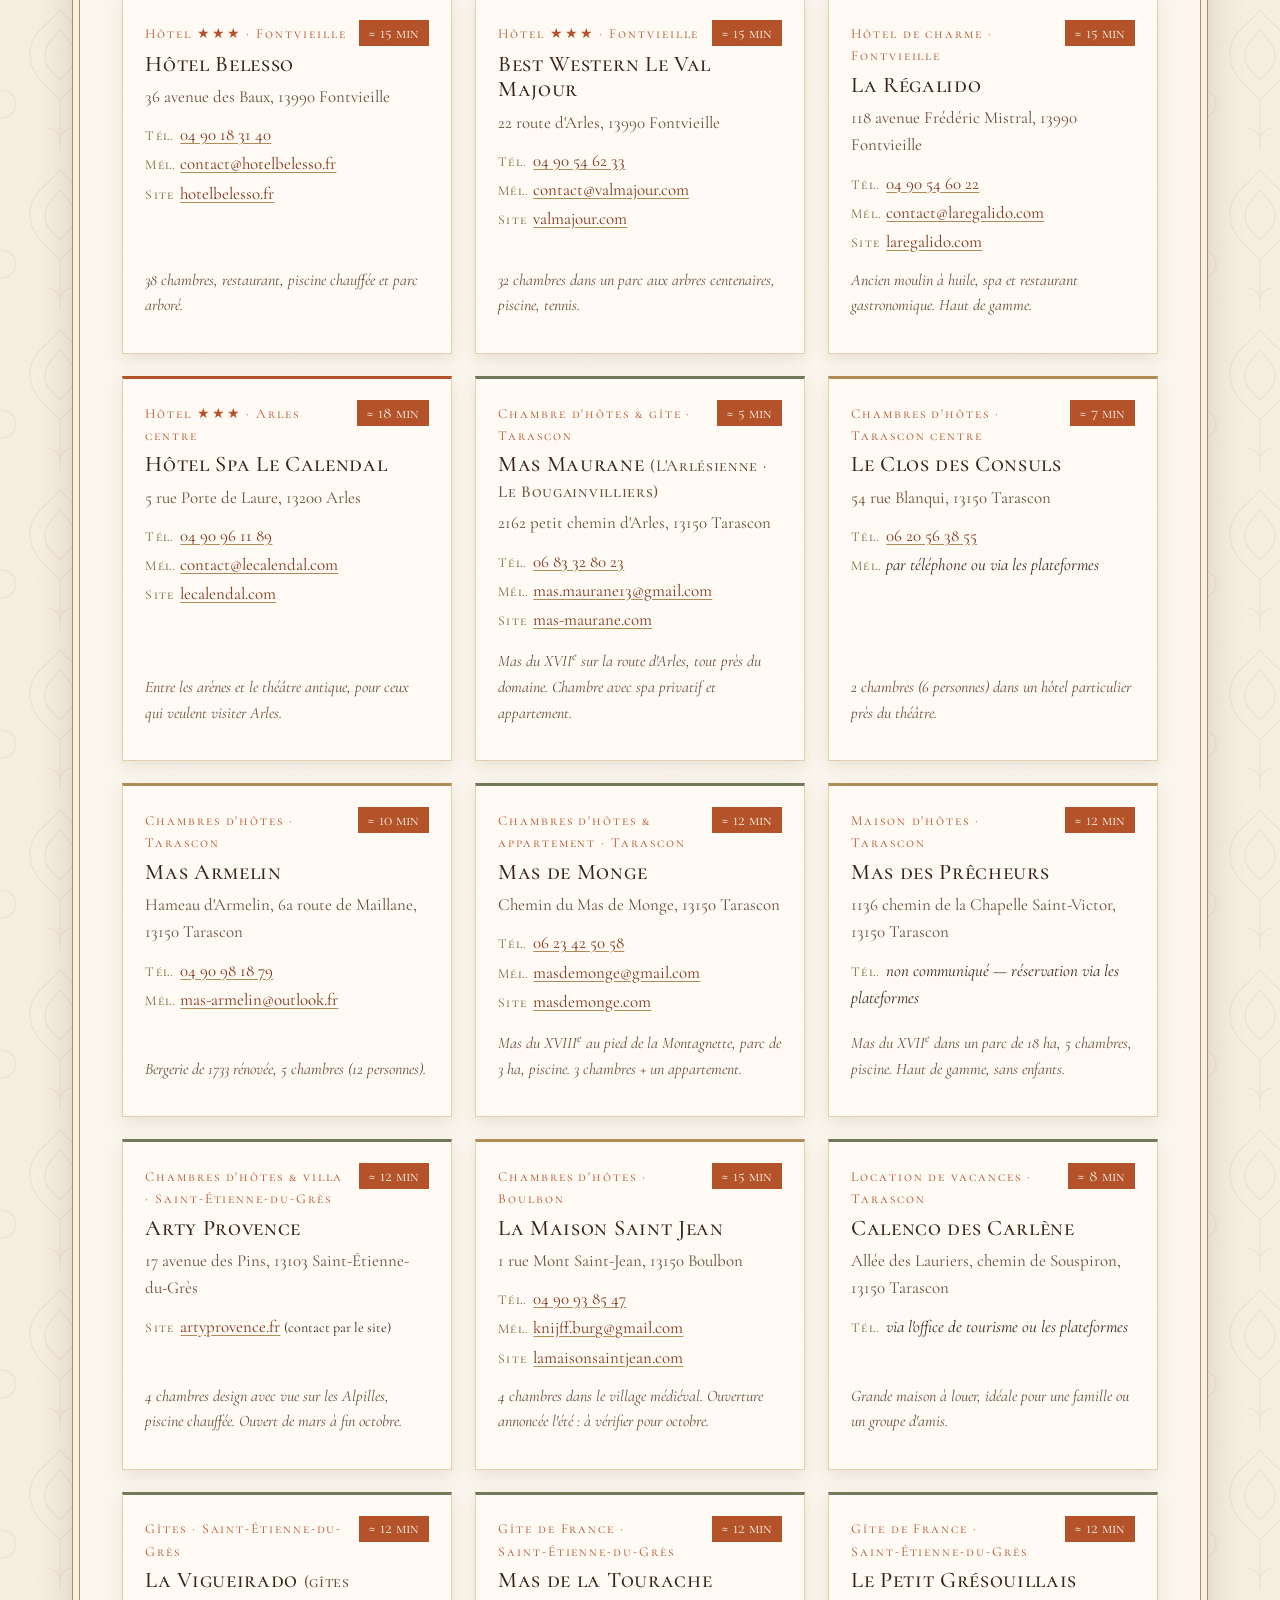
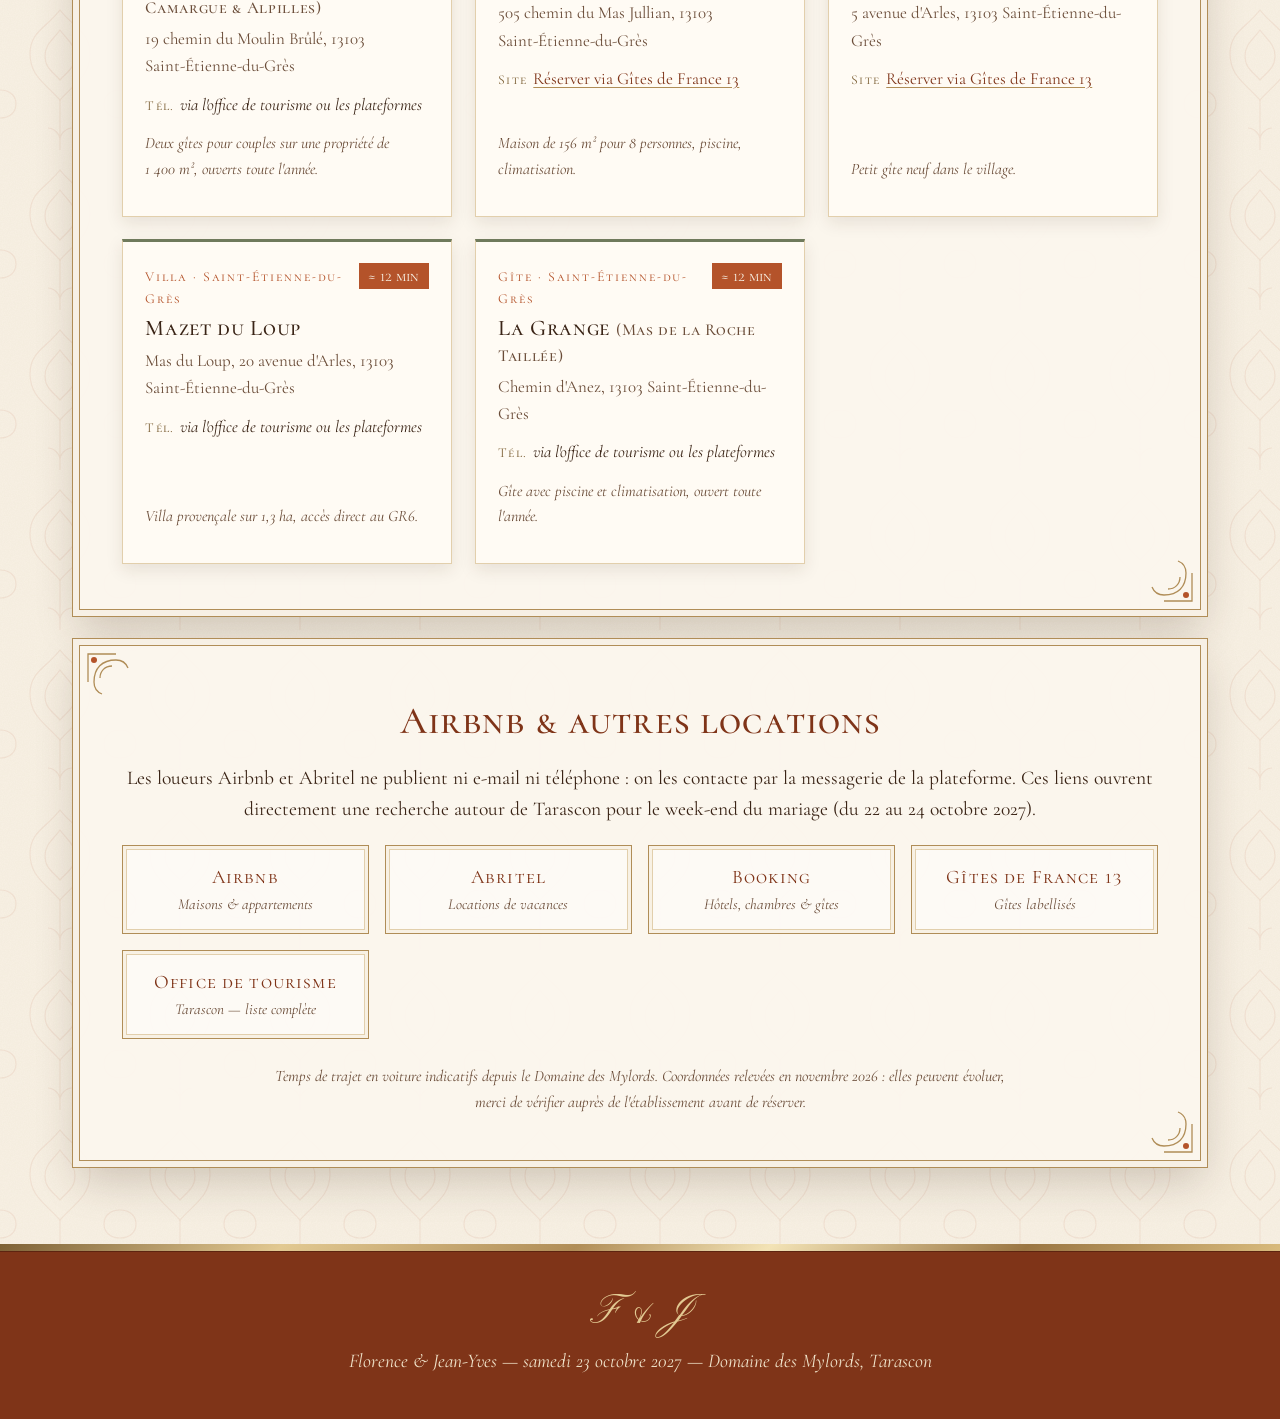
<file: hebergements.html>
<!DOCTYPE html>
<html lang="fr">
<head>
  <meta charset="utf-8">
  <meta name="viewport" content="width=device-width, initial-scale=1">
  <title>Se loger — Florence &amp; Jean-Yves</title>
  <meta name="description" content="Hôtels, chambres d'hôtes, gîtes et locations à moins de 20 minutes du Domaine des Mylords, Tarascon.">
  <meta name="theme-color" content="#7f3418">
  <link rel="icon" href="data:image/svg+xml,%3Csvg xmlns='http://www.w3.org/2000/svg' viewBox='0 0 100 100'%3E%3Ccircle cx='50' cy='50' r='48' fill='%23b4532a'/%3E%3Ctext x='50' y='66' text-anchor='middle' font-family='Georgia' font-size='46' fill='%23f3e3b6'%3EFJ%3C/text%3E%3C/svg%3E">
  <link rel="preconnect" href="https://fonts.googleapis.com">
  <link rel="preconnect" href="https://fonts.gstatic.com" crossorigin>
  <link href="https://fonts.googleapis.com/css2?family=Cormorant+Garamond:ital,wght@0,400;0,500;0,600;1,400&family=Cormorant+SC:wght@500;600&family=IM+Fell+French+Canon:ital@1&family=Pinyon+Script&display=swap" rel="stylesheet">
  <link rel="stylesheet" href="css/style.css">
</head>
<body>
  <header class="entete">
    <a class="monogramme" href="index.html" aria-label="Accueil">F<span>&amp;</span>J</a>
    <nav class="nav" aria-label="Navigation principale">
      <a href="index.html">L'Invitation</a>
      <a href="rsvp.html">Répondre</a>
      <a href="costumes.html">Costumes</a>
      <a href="hebergements.html" aria-current="page">Se loger</a>
    </nav>
  </header>

  <main>
    <section class="panneau">
      <div class="centre">
        <h1>Où poser ses malles&nbsp;?</h1>
        <p class="chapeau">Hôtels, chambres d'hôtes et gîtes à moins de 20&nbsp;minutes du Domaine des Mylords</p>
        <p>Le domaine n'a pas d'hébergement sur place. Voici les adresses des environs —
          Tarascon, Beaucaire, Saint-Étienne-du-Grès, Boulbon, Fontvieille et Arles.
          <strong>Pensez à réserver tôt</strong>&nbsp;: plusieurs établissements ferment fin octobre.</p>
      </div>

      <div class="filtres" role="group" aria-label="Filtrer par type d'hébergement">
        <button type="button" data-filtre="tous" aria-pressed="true">Tout voir</button>
        <button type="button" data-filtre="hotel" aria-pressed="false">Hôtels</button>
        <button type="button" data-filtre="chambre" aria-pressed="false">Chambres d'hôtes</button>
        <button type="button" data-filtre="gite" aria-pressed="false">Gîtes &amp; locations</button>
      </div>

      <div class="logements">

        <!-- ============ HÔTELS ============ -->
        <article class="logement" data-type="hotel">
          <div class="entete-logement"><div class="type">Hôtel ★★★★ · Tarascon</div><span class="trajet">≈ 3 min</span></div>
          <h3>Mas des Comtes de Provence</h3>
          <address>651 chemin du Mas de Provence, Petite route d'Arles, 13150 Tarascon</address>
          <ul class="contact">
            <li><span class="lib">Tél.</span><a href="tel:+33490910013">04 90 91 00 13</a></li>
            <li><span class="lib">Site</span><a href="https://www.mas-provence.com" target="_blank" rel="noopener">mas-provence.com</a> <small>(contact par le site)</small></li>
          </ul>
          <p class="note">Sur la même route que le domaine. Ancien relais de chasse du roi René, parc et piscine. Ouvert d'avril à début novembre.</p>
        </article>

        <article class="logement" data-type="hotel">
          <div class="entete-logement"><div class="type">Hôtel · Tarascon centre</div><span class="trajet">≈ 7 min</span></div>
          <h3>Hôtel Le Provençal</h3>
          <address>12 cours Aristide Briand, 13150 Tarascon</address>
          <ul class="contact">
            <li><span class="lib">Tél.</span><a href="tel:+33490911141">04 90 91 11 41</a></li>
            <li><span class="lib">Mél.</span><a href="mailto:contact@leprovencal-tarascon.com">contact@leprovencal-tarascon.com</a></li>
            <li><span class="lib">Site</span><a href="http://www.leprovencal-tarascon.com" target="_blank" rel="noopener">leprovencal-tarascon.com</a></li>
          </ul>
          <p class="note">Hôtel familial près du château et de la collégiale Sainte-Marthe.</p>
        </article>

        <article class="logement" data-type="hotel">
          <div class="entete-logement"><div class="type">Hôtel ★★★ · Tarascon centre</div><span class="trajet">≈ 7 min</span></div>
          <h3>Hôtel des Artistes <small>(ex-Hôtel de Provence)</small></h3>
          <address>7 boulevard Victor Hugo, 13150 Tarascon</address>
          <ul class="contact">
            <li><span class="lib">Tél.</span><a href="tel:+33699581958">06 99 58 19 58</a></li>
            <li><span class="lib">Mél.</span><a href="mailto:contact@hoteldeprovencetarascon.fr">contact@hoteldeprovencetarascon.fr</a></li>
            <li><span class="lib">Site</span><a href="http://www.hotel-provence-tarascon.com" target="_blank" rel="noopener">hotel-provence-tarascon.com</a></li>
          </ul>
          <p class="note">À deux pas du centre historique, parking gratuit.</p>
        </article>

        <article class="logement" data-type="hotel">
          <div class="entete-logement"><div class="type">Hôtel ★★ · Tarascon centre</div><span class="trajet">≈ 7 min</span></div>
          <h3>Hôtel du Viaduc</h3>
          <address>9 rue du Viaduc, 13150 Tarascon</address>
          <ul class="contact">
            <li><span class="lib">Tél.</span><a href="tel:+33490911667">04 90 91 16 67</a></li>
            <li><span class="lib">Mél.</span><em>par téléphone ou via les plateformes</em></li>
          </ul>
          <p class="note">16 chambres, jardin et piscine, près de la gare. Animaux acceptés.</p>
        </article>

        <article class="logement" data-type="hotel">
          <div class="entete-logement"><div class="type">Hôtel · Tarascon centre</div><span class="trajet">≈ 7 min</span></div>
          <h3>Hôtel Les Échevins</h3>
          <address>26 boulevard Itam, 13150 Tarascon</address>
          <ul class="contact">
            <li><span class="lib">Tél.</span><a href="tel:+33490910170">04 90 91 01 70</a></li>
            <li><span class="lib">Mél.</span><em>par téléphone ou via les plateformes</em></li>
          </ul>
          <p class="note">40 chambres dans une demeure ancienne du centre-ville.</p>
        </article>

        <article class="logement" data-type="hotel">
          <div class="entete-logement"><div class="type">Hôtel ★★★ · Tarascon</div><span class="trajet">≈ 8 min</span></div>
          <h3>Les Mazets des Roches</h3>
          <address>Route de Fontvieille (D33), 13150 Tarascon</address>
          <ul class="contact">
            <li><span class="lib">Tél.</span><a href="tel:+33490913489">04 90 91 34 89</a></li>
            <li><span class="lib">Site</span><a href="http://www.mazetsdesroches.com" target="_blank" rel="noopener">mazetsdesroches.com</a> <small>(contact par le site)</small></li>
          </ul>
          <p class="note">37 chambres dans une pinède au pied des Alpilles, grande piscine, tennis. Idéal pour les groupes.</p>
        </article>

        <article class="logement" data-type="hotel">
          <div class="entete-logement"><div class="type">Hôtel ★★★ · Beaucaire</div><span class="trajet">≈ 10 min</span></div>
          <h3>Hôtel Les Doctrinaires</h3>
          <address>6 quai du Général de Gaulle, 30300 Beaucaire</address>
          <ul class="contact">
            <li><span class="lib">Tél.</span><a href="tel:+33466592370">04 66 59 23 70</a></li>
            <li><span class="lib">Site</span><a href="http://www.hotel-doctrinaires-30.com" target="_blank" rel="noopener">hotel-doctrinaires-30.com</a> <small>(contact par le site)</small></li>
          </ul>
          <p class="note">32 chambres dans un collège du XVII<sup>e</sup> siècle, au bord du canal. Restaurant.</p>
        </article>

        <article class="logement" data-type="hotel">
          <div class="entete-logement"><div class="type">Hôtel ★★★ · Beaucaire</div><span class="trajet">≈ 12 min</span></div>
          <h3>Logis Hôtel Les Vignes Blanches</h3>
          <address>67 avenue de Farciennes, 30300 Beaucaire</address>
          <ul class="contact">
            <li><span class="lib">Tél.</span><a href="tel:+33466591312">04 66 59 13 12</a></li>
            <li><span class="lib">Mél.</span><em>par téléphone ou via les plateformes</em></li>
          </ul>
          <p class="note">Grand établissement avec jardin et piscine, à prix doux.</p>
        </article>

        <article class="logement" data-type="hotel">
          <div class="entete-logement"><div class="type">Hôtel ★★★ · Saint-Étienne-du-Grès</div><span class="trajet">≈ 12 min</span></div>
          <h3>Hôtel Le Mas Vidau</h3>
          <address>3 avenue Notre-Dame du Château, 13103 Saint-Étienne-du-Grès</address>
          <ul class="contact">
            <li><span class="lib">Tél.</span><a href="tel:+33490476371">04 90 47 63 71</a></li>
            <li><span class="lib">Mél.</span><a href="mailto:contact@hotel-mas-vidau.fr">contact@hotel-mas-vidau.fr</a></li>
            <li><span class="lib">Site</span><a href="https://www.hotel-mas-vidau.com" target="_blank" rel="noopener">hotel-mas-vidau.com</a></li>
          </ul>
          <p class="note">8 chambres dans un mas de 1870, piscine. Ouvert de mi-mars à mi-décembre.</p>
        </article>

        <article class="logement" data-type="hotel">
          <div class="entete-logement"><div class="type">Hôtel ★★★ · Fontvieille</div><span class="trajet">≈ 15 min</span></div>
          <h3>Hôtel Belesso</h3>
          <address>36 avenue des Baux, 13990 Fontvieille</address>
          <ul class="contact">
            <li><span class="lib">Tél.</span><a href="tel:+33490183140">04 90 18 31 40</a></li>
            <li><span class="lib">Mél.</span><a href="mailto:contact@hotelbelesso.fr">contact@hotelbelesso.fr</a></li>
            <li><span class="lib">Site</span><a href="https://www.hotelbelesso.fr" target="_blank" rel="noopener">hotelbelesso.fr</a></li>
          </ul>
          <p class="note">38 chambres, restaurant, piscine chauffée et parc arboré.</p>
        </article>

        <article class="logement" data-type="hotel">
          <div class="entete-logement"><div class="type">Hôtel ★★★ · Fontvieille</div><span class="trajet">≈ 15 min</span></div>
          <h3>Best Western Le Val Majour</h3>
          <address>22 route d'Arles, 13990 Fontvieille</address>
          <ul class="contact">
            <li><span class="lib">Tél.</span><a href="tel:+33490546233">04 90 54 62 33</a></li>
            <li><span class="lib">Mél.</span><a href="mailto:contact@valmajour.com">contact@valmajour.com</a></li>
            <li><span class="lib">Site</span><a href="http://www.valmajour.com" target="_blank" rel="noopener">valmajour.com</a></li>
          </ul>
          <p class="note">32 chambres dans un parc aux arbres centenaires, piscine, tennis.</p>
        </article>

        <article class="logement" data-type="hotel">
          <div class="entete-logement"><div class="type">Hôtel de charme · Fontvieille</div><span class="trajet">≈ 15 min</span></div>
          <h3>La Régalido</h3>
          <address>118 avenue Frédéric Mistral, 13990 Fontvieille</address>
          <ul class="contact">
            <li><span class="lib">Tél.</span><a href="tel:+33490546022">04 90 54 60 22</a></li>
            <li><span class="lib">Mél.</span><a href="mailto:contact@laregalido.com">contact@laregalido.com</a></li>
            <li><span class="lib">Site</span><a href="https://www.laregalido.com" target="_blank" rel="noopener">laregalido.com</a></li>
          </ul>
          <p class="note">Ancien moulin à huile, spa et restaurant gastronomique. Haut de gamme.</p>
        </article>

        <article class="logement" data-type="hotel">
          <div class="entete-logement"><div class="type">Hôtel ★★★ · Arles centre</div><span class="trajet">≈ 18 min</span></div>
          <h3>Hôtel Spa Le Calendal</h3>
          <address>5 rue Porte de Laure, 13200 Arles</address>
          <ul class="contact">
            <li><span class="lib">Tél.</span><a href="tel:+33490961189">04 90 96 11 89</a></li>
            <li><span class="lib">Mél.</span><a href="mailto:contact@lecalendal.com">contact@lecalendal.com</a></li>
            <li><span class="lib">Site</span><a href="http://www.lecalendal.com" target="_blank" rel="noopener">lecalendal.com</a></li>
          </ul>
          <p class="note">Entre les arènes et le théâtre antique, pour ceux qui veulent visiter Arles.</p>
        </article>

        <!-- ============ CHAMBRES D'HÔTES ============ -->
        <article class="logement" data-type="chambre gite">
          <div class="entete-logement"><div class="type">Chambre d'hôtes &amp; gîte · Tarascon</div><span class="trajet">≈ 5 min</span></div>
          <h3>Mas Maurane <small>(L'Arlésienne · Le Bougainvilliers)</small></h3>
          <address>2162 petit chemin d'Arles, 13150 Tarascon</address>
          <ul class="contact">
            <li><span class="lib">Tél.</span><a href="tel:+33683328023">06 83 32 80 23</a></li>
            <li><span class="lib">Mél.</span><a href="mailto:mas.maurane13@gmail.com">mas.maurane13@gmail.com</a></li>
            <li><span class="lib">Site</span><a href="https://mas-maurane.com" target="_blank" rel="noopener">mas-maurane.com</a></li>
          </ul>
          <p class="note">Mas du XVII<sup>e</sup> sur la route d'Arles, tout près du domaine. Chambre avec spa privatif et appartement.</p>
        </article>

        <article class="logement" data-type="chambre">
          <div class="entete-logement"><div class="type">Chambres d'hôtes · Tarascon centre</div><span class="trajet">≈ 7 min</span></div>
          <h3>Le Clos des Consuls</h3>
          <address>54 rue Blanqui, 13150 Tarascon</address>
          <ul class="contact">
            <li><span class="lib">Tél.</span><a href="tel:+33620563855">06 20 56 38 55</a></li>
            <li><span class="lib">Mél.</span><em>par téléphone ou via les plateformes</em></li>
          </ul>
          <p class="note">2 chambres (6 personnes) dans un hôtel particulier près du théâtre.</p>
        </article>

        <article class="logement" data-type="chambre">
          <div class="entete-logement"><div class="type">Chambres d'hôtes · Tarascon</div><span class="trajet">≈ 10 min</span></div>
          <h3>Mas Armelin</h3>
          <address>Hameau d'Armelin, 6a route de Maillane, 13150 Tarascon</address>
          <ul class="contact">
            <li><span class="lib">Tél.</span><a href="tel:+33490981879">04 90 98 18 79</a></li>
            <li><span class="lib">Mél.</span><a href="mailto:mas-armelin@outlook.fr">mas-armelin@outlook.fr</a></li>
          </ul>
          <p class="note">Bergerie de 1733 rénovée, 5 chambres (12 personnes).</p>
        </article>

        <article class="logement" data-type="chambre gite">
          <div class="entete-logement"><div class="type">Chambres d'hôtes &amp; appartement · Tarascon</div><span class="trajet">≈ 12 min</span></div>
          <h3>Mas de Monge</h3>
          <address>Chemin du Mas de Monge, 13150 Tarascon</address>
          <ul class="contact">
            <li><span class="lib">Tél.</span><a href="tel:+33623425058">06 23 42 50 58</a></li>
            <li><span class="lib">Mél.</span><a href="mailto:masdemonge@gmail.com">masdemonge@gmail.com</a></li>
            <li><span class="lib">Site</span><a href="https://www.masdemonge.com" target="_blank" rel="noopener">masdemonge.com</a></li>
          </ul>
          <p class="note">Mas du XVIII<sup>e</sup> au pied de la Montagnette, parc de 3&nbsp;ha, piscine. 3 chambres + un appartement.</p>
        </article>

        <article class="logement" data-type="chambre">
          <div class="entete-logement"><div class="type">Maison d'hôtes · Tarascon</div><span class="trajet">≈ 12 min</span></div>
          <h3>Mas des Prêcheurs</h3>
          <address>1136 chemin de la Chapelle Saint-Victor, 13150 Tarascon</address>
          <ul class="contact">
            <li><span class="lib">Tél.</span><em>non communiqué — réservation via les plateformes</em></li>
          </ul>
          <p class="note">Mas du XVII<sup>e</sup> dans un parc de 18&nbsp;ha, 5 chambres, piscine. Haut de gamme, sans enfants.</p>
        </article>

        <article class="logement" data-type="chambre gite">
          <div class="entete-logement"><div class="type">Chambres d'hôtes &amp; villa · Saint-Étienne-du-Grès</div><span class="trajet">≈ 12 min</span></div>
          <h3>Arty Provence</h3>
          <address>17 avenue des Pins, 13103 Saint-Étienne-du-Grès</address>
          <ul class="contact">
            <li><span class="lib">Site</span><a href="https://www.artyprovence.fr" target="_blank" rel="noopener">artyprovence.fr</a> <small>(contact par le site)</small></li>
          </ul>
          <p class="note">4 chambres design avec vue sur les Alpilles, piscine chauffée. Ouvert de mars à fin octobre.</p>
        </article>

        <article class="logement" data-type="chambre">
          <div class="entete-logement"><div class="type">Chambres d'hôtes · Boulbon</div><span class="trajet">≈ 15 min</span></div>
          <h3>La Maison Saint Jean</h3>
          <address>1 rue Mont Saint-Jean, 13150 Boulbon</address>
          <ul class="contact">
            <li><span class="lib">Tél.</span><a href="tel:+33490938547">04 90 93 85 47</a></li>
            <li><span class="lib">Mél.</span><a href="mailto:knijff.burg@gmail.com">knijff.burg@gmail.com</a></li>
            <li><span class="lib">Site</span><a href="https://lamaisonsaintjean.com" target="_blank" rel="noopener">lamaisonsaintjean.com</a></li>
          </ul>
          <p class="note">4 chambres dans le village médiéval. Ouverture annoncée l'été&nbsp;: à vérifier pour octobre.</p>
        </article>

        <!-- ============ GÎTES & LOCATIONS ============ -->
        <article class="logement" data-type="gite">
          <div class="entete-logement"><div class="type">Location de vacances · Tarascon</div><span class="trajet">≈ 8 min</span></div>
          <h3>Calenco des Carlène</h3>
          <address>Allée des Lauriers, chemin de Souspiron, 13150 Tarascon</address>
          <ul class="contact">
            <li><span class="lib">Tél.</span><em>via l'office de tourisme ou les plateformes</em></li>
          </ul>
          <p class="note">Grande maison à louer, idéale pour une famille ou un groupe d'amis.</p>
        </article>

        <article class="logement" data-type="gite">
          <div class="entete-logement"><div class="type">Gîtes · Saint-Étienne-du-Grès</div><span class="trajet">≈ 12 min</span></div>
          <h3>La Vigueirado <small>(gîtes Camargue &amp; Alpilles)</small></h3>
          <address>19 chemin du Moulin Brûlé, 13103 Saint-Étienne-du-Grès</address>
          <ul class="contact">
            <li><span class="lib">Tél.</span><em>via l'office de tourisme ou les plateformes</em></li>
          </ul>
          <p class="note">Deux gîtes pour couples sur une propriété de 1&nbsp;400&nbsp;m², ouverts toute l'année.</p>
        </article>

        <article class="logement" data-type="gite">
          <div class="entete-logement"><div class="type">Gîte de France · Saint-Étienne-du-Grès</div><span class="trajet">≈ 12 min</span></div>
          <h3>Mas de la Tourache</h3>
          <address>505 chemin du Mas Jullian, 13103 Saint-Étienne-du-Grès</address>
          <ul class="contact">
            <li><span class="lib">Site</span><a href="https://www.gites-de-france.com/fr/provence-alpes-cote-dazur/bouches-du-rhone" target="_blank" rel="noopener">Réserver via Gîtes de France 13</a></li>
          </ul>
          <p class="note">Maison de 156&nbsp;m² pour 8 personnes, piscine, climatisation.</p>
        </article>

        <article class="logement" data-type="gite">
          <div class="entete-logement"><div class="type">Gîte de France · Saint-Étienne-du-Grès</div><span class="trajet">≈ 12 min</span></div>
          <h3>Le Petit Grésouillais</h3>
          <address>5 avenue d'Arles, 13103 Saint-Étienne-du-Grès</address>
          <ul class="contact">
            <li><span class="lib">Site</span><a href="https://www.gites-de-france.com/fr/provence-alpes-cote-dazur/bouches-du-rhone" target="_blank" rel="noopener">Réserver via Gîtes de France 13</a></li>
          </ul>
          <p class="note">Petit gîte neuf dans le village.</p>
        </article>

        <article class="logement" data-type="gite">
          <div class="entete-logement"><div class="type">Villa · Saint-Étienne-du-Grès</div><span class="trajet">≈ 12 min</span></div>
          <h3>Mazet du Loup</h3>
          <address>Mas du Loup, 20 avenue d'Arles, 13103 Saint-Étienne-du-Grès</address>
          <ul class="contact">
            <li><span class="lib">Tél.</span><em>via l'office de tourisme ou les plateformes</em></li>
          </ul>
          <p class="note">Villa provençale sur 1,3&nbsp;ha, accès direct au GR6.</p>
        </article>

        <article class="logement" data-type="gite">
          <div class="entete-logement"><div class="type">Gîte · Saint-Étienne-du-Grès</div><span class="trajet">≈ 12 min</span></div>
          <h3>La Grange <small>(Mas de la Roche Taillée)</small></h3>
          <address>Chemin d'Anez, 13103 Saint-Étienne-du-Grès</address>
          <ul class="contact">
            <li><span class="lib">Tél.</span><em>via l'office de tourisme ou les plateformes</em></li>
          </ul>
          <p class="note">Gîte avec piscine et climatisation, ouvert toute l'année.</p>
        </article>
      </div>
    </section>

    <section class="panneau">
      <h2 class="centre">Airbnb &amp; autres locations</h2>
      <p class="centre">Les loueurs Airbnb et Abritel ne publient ni e-mail ni téléphone&nbsp;: on les contacte par la messagerie de la plateforme.
        Ces liens ouvrent directement une recherche autour de Tarascon pour le week-end du mariage (du 22 au 24 octobre 2027).</p>
      <div class="plateformes">
        <a href="https://www.airbnb.fr/s/Tarascon--France/homes?checkin=2027-10-22&amp;checkout=2027-10-24" target="_blank" rel="noopener">Airbnb<small>Maisons &amp; appartements</small></a>
        <a href="https://www.abritel.fr/search?destination=Tarascon%2C%20France&amp;startDate=2027-10-22&amp;endDate=2027-10-24" target="_blank" rel="noopener">Abritel<small>Locations de vacances</small></a>
        <a href="https://www.booking.com/searchresults.fr.html?ss=Tarascon%2C+France&amp;checkin=2027-10-22&amp;checkout=2027-10-24" target="_blank" rel="noopener">Booking<small>Hôtels, chambres &amp; gîtes</small></a>
        <a href="https://www.gites-de-france.com/fr/provence-alpes-cote-dazur/bouches-du-rhone" target="_blank" rel="noopener">Gîtes de France 13<small>Gîtes labellisés</small></a>
        <a href="https://www.tarascon-tourisme.com" target="_blank" rel="noopener">Office de tourisme<small>Tarascon — liste complète</small></a>
      </div>
      <p class="avertissement">Temps de trajet en voiture indicatifs depuis le Domaine des Mylords. Coordonnées relevées en novembre 2026&nbsp;:
        elles peuvent évoluer, merci de vérifier auprès de l'établissement avant de réserver.</p>
    </section>
  </main>

  <footer>
    <span class="initiales">F &amp; J</span>
    Florence &amp; Jean-Yves — samedi 23 octobre 2027 — Domaine des Mylords, Tarascon
  </footer>

  <script src="js/config.js"></script>
  <script src="js/main.js"></script>
</body>
</html>
</file>
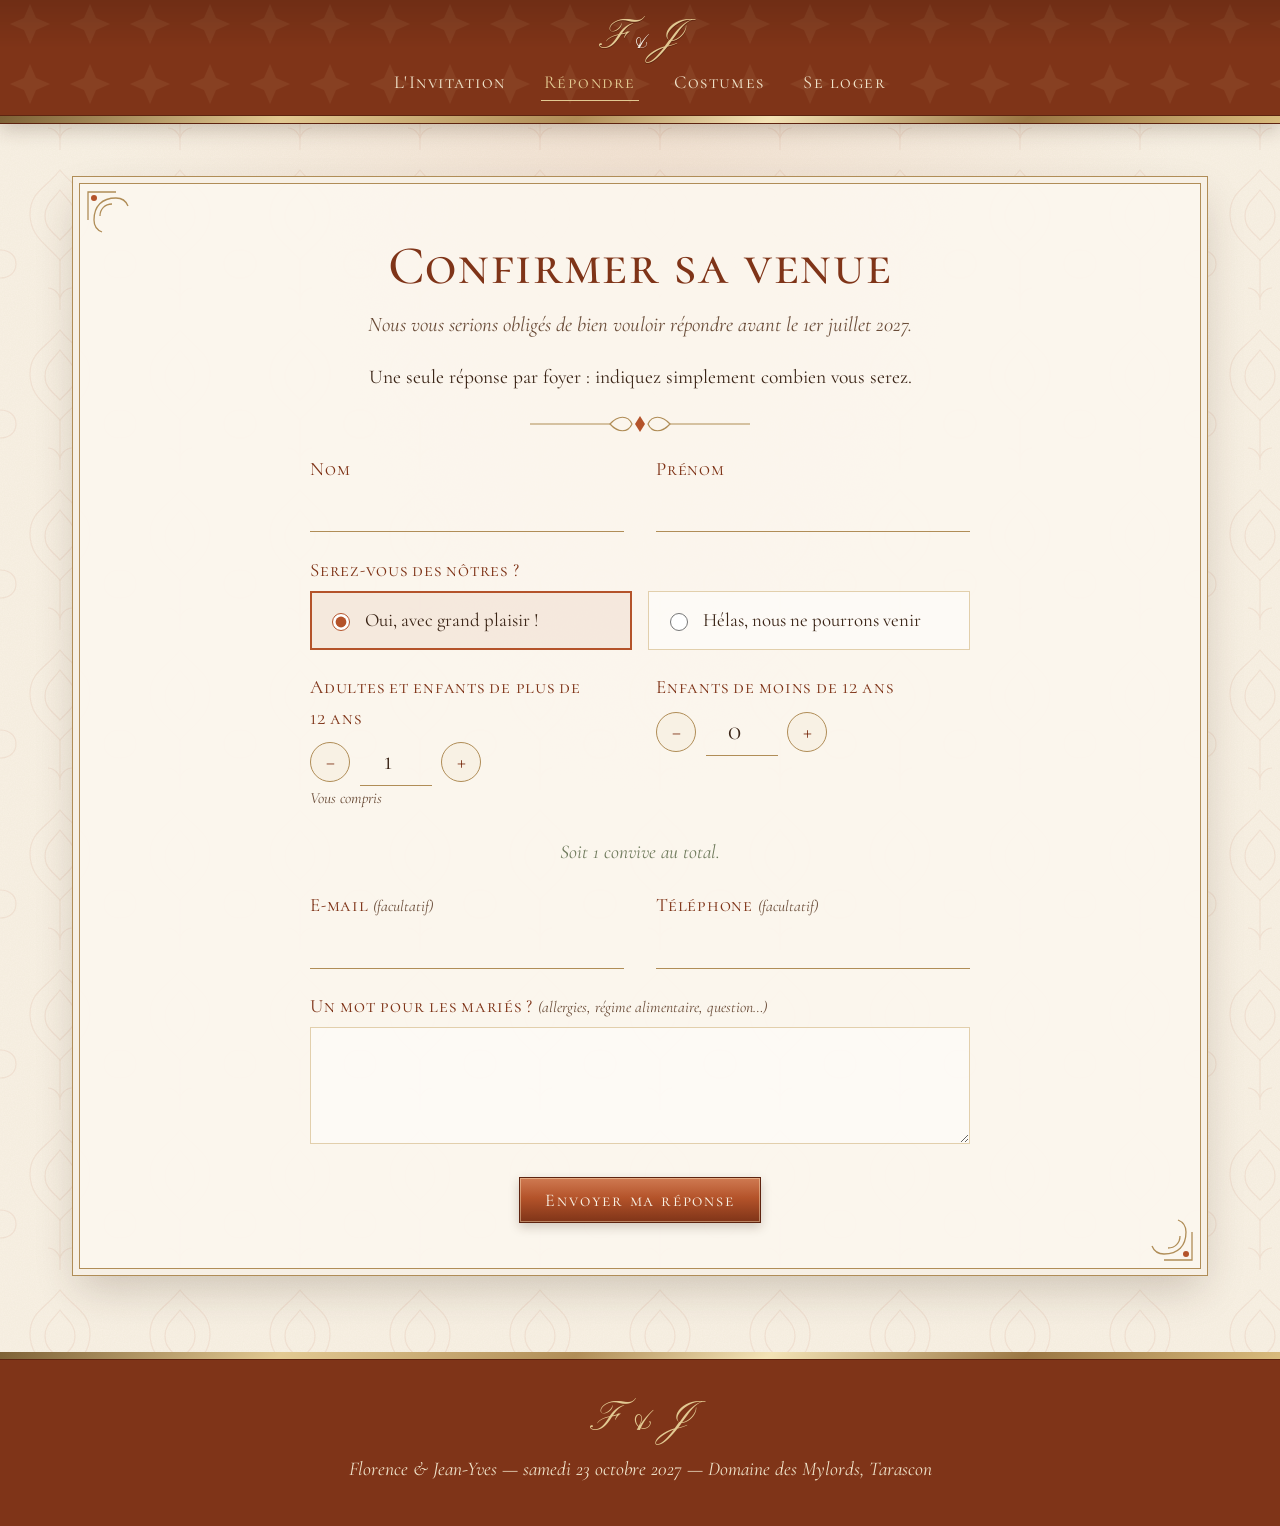
<file: rsvp.html>
<!DOCTYPE html>
<html lang="fr">
<head>
  <meta charset="utf-8">
  <meta name="viewport" content="width=device-width, initial-scale=1">
  <title>Répondre — Florence &amp; Jean-Yves</title>
  <meta name="description" content="Confirmez votre présence au mariage de Florence et Jean-Yves, le 23 octobre 2027.">
  <meta name="theme-color" content="#7f3418">
  <link rel="icon" href="data:image/svg+xml,%3Csvg xmlns='http://www.w3.org/2000/svg' viewBox='0 0 100 100'%3E%3Ccircle cx='50' cy='50' r='48' fill='%23b4532a'/%3E%3Ctext x='50' y='66' text-anchor='middle' font-family='Georgia' font-size='46' fill='%23f3e3b6'%3EFJ%3C/text%3E%3C/svg%3E">
  <link rel="preconnect" href="https://fonts.googleapis.com">
  <link rel="preconnect" href="https://fonts.gstatic.com" crossorigin>
  <link href="https://fonts.googleapis.com/css2?family=Cormorant+Garamond:ital,wght@0,400;0,500;0,600;1,400&family=Cormorant+SC:wght@500;600&family=IM+Fell+French+Canon:ital@1&family=Pinyon+Script&display=swap" rel="stylesheet">
  <link rel="stylesheet" href="css/style.css">
</head>
<body>
  <header class="entete">
    <a class="monogramme" href="index.html" aria-label="Accueil">F<span>&amp;</span>J</a>
    <nav class="nav" aria-label="Navigation principale">
      <a href="index.html">L'Invitation</a>
      <a href="rsvp.html" aria-current="page">Répondre</a>
      <a href="costumes.html">Costumes</a>
      <a href="hebergements.html">Se loger</a>
    </nav>
  </header>

  <main>
    <section class="panneau">
      <div class="centre">
        <h1>Confirmer sa venue</h1>
        <p class="chapeau">Nous vous serions obligés de bien vouloir répondre avant le <span id="date-limite">1er juillet 2027</span>.</p>
        <p>Une seule réponse par foyer&nbsp;: indiquez simplement combien vous serez.</p>
      </div>
      <span class="fleuron" aria-hidden="true"></span>

      <form id="rsvp" class="formulaire" novalidate>
        <div class="duo">
          <div class="champ">
            <label for="nom">Nom</label>
            <input type="text" id="nom" name="nom" autocomplete="family-name" required>
          </div>
          <div class="champ">
            <label for="prenom">Prénom</label>
            <input type="text" id="prenom" name="prenom" autocomplete="given-name" required>
          </div>
        </div>

        <div class="champ">
          <div class="champ-titre" id="titre-presence">Serez-vous des nôtres&nbsp;?</div>
          <div class="choix-presence" role="radiogroup" aria-labelledby="titre-presence">
            <label><input type="radio" name="presence" value="Oui" checked required> Oui, avec grand plaisir&nbsp;!</label>
            <label><input type="radio" name="presence" value="Non"> Hélas, nous ne pourrons venir</label>
          </div>
        </div>

        <div id="bloc-nombres">
          <div class="duo">
            <div class="champ">
              <label for="adultes">Adultes et enfants de plus de 12&nbsp;ans</label>
              <div class="compteur">
                <button type="button" data-cible="adultes" data-pas="-" aria-label="Retirer un adulte">−</button>
                <input type="number" id="adultes" name="adultes" min="1" max="20" value="1" inputmode="numeric" required>
                <button type="button" data-cible="adultes" data-pas="+" aria-label="Ajouter un adulte">+</button>
              </div>
              <div class="aide">Vous compris</div>
            </div>
            <div class="champ">
              <label for="enfants">Enfants de moins de 12&nbsp;ans</label>
              <div class="compteur">
                <button type="button" data-cible="enfants" data-pas="-" aria-label="Retirer un enfant">−</button>
                <input type="number" id="enfants" name="enfants" min="0" max="20" value="0" inputmode="numeric" required>
                <button type="button" data-cible="enfants" data-pas="+" aria-label="Ajouter un enfant">+</button>
              </div>
            </div>
          </div>
          <p id="total-convives" class="total-convives" aria-live="polite"></p>
        </div>

        <div class="piege" aria-hidden="true"><label for="website">Ne pas remplir</label><input type="text" id="website" name="website" tabindex="-1" autocomplete="off"></div>

        <div class="duo">
          <div class="champ">
            <label for="email">E-mail <span class="aide">(facultatif)</span></label>
            <input type="email" id="email" name="email" autocomplete="email">
          </div>
          <div class="champ">
            <label for="telephone">Téléphone <span class="aide">(facultatif)</span></label>
            <input type="tel" id="telephone" name="telephone" autocomplete="tel">
          </div>
        </div>

        <div class="champ">
          <label for="message">Un mot pour les mariés&nbsp;? <span class="aide">(allergies, régime alimentaire, question…)</span></label>
          <textarea id="message" name="message" rows="4"></textarea>
        </div>

        <div class="boutons">
          <button type="submit" class="bouton">Envoyer ma réponse</button>
        </div>

        <div id="message-retour" class="message-retour" role="status" aria-live="polite"></div>
      </form>
    </section>
  </main>

  <footer>
    <span class="initiales">F &amp; J</span>
    Florence &amp; Jean-Yves — samedi 23 octobre 2027 — Domaine des Mylords, Tarascon
  </footer>

  <script src="js/config.js"></script>
  <script src="js/main.js"></script>
</body>
</html>
</file>
<file: css/style.css>
/* =========================================================
   Mariage Florence & Jean-Yves
   Thème : marché automnal du XVIIIᵉ siècle — style aristocratique, dominante terracotta
   ========================================================= */

:root {
  --terracotta: #b4532a;
  --terracotta-clair: #cf7a52;
  --terracotta-fonce: #7f3418;
  --brique: #5e2410;
  --ivoire: #f8f1e4;
  --creme: #efe2c9;
  --sable: #e2cfac;
  --or: #b08d57;
  --or-clair: #e2c992;
  --or-fonce: #7d6136;
  --encre: #3a2416;
  --encre-douce: #6a4c38;
  --sauge: #6f7a5c;
  --ombre: rgba(58, 36, 22, 0.22);

  --dore: linear-gradient(135deg, #7d6136 0%, #e2c992 22%, #b08d57 45%, #f3e3b6 60%, #9a7643 80%, #d9bb7d 100%);

  --titre: "Cormorant SC", "Cormorant Garamond", Georgia, serif;
  --texte: "Cormorant Garamond", Georgia, "Times New Roman", serif;
  --italique: "IM Fell French Canon", "Cormorant Garamond", Georgia, serif;
  --script: "Pinyon Script", "Cormorant Garamond", cursive;
}

* { box-sizing: border-box; }
html { scroll-behavior: smooth; }

body {
  margin: 0;
  font-family: var(--texte);
  font-size: 1.22rem;
  line-height: 1.6;
  color: var(--encre);
  background-color: var(--ivoire);
  /* Papier vergé + damas terracotta */
  background-image:
    radial-gradient(ellipse at 50% 0%, rgba(180, 83, 42, 0.10), transparent 60%),
    url("data:image/svg+xml,%3Csvg xmlns='http://www.w3.org/2000/svg' width='120' height='160' viewBox='0 0 120 160'%3E%3Cg fill='none' stroke='%23b4532a' stroke-opacity='0.09' stroke-width='1.2'%3E%3Cpath d='M60 10c-14 18-30 22-30 44s16 30 30 46c14-16 30-24 30-46S74 28 60 10z'/%3E%3Cpath d='M60 30c-7 10-15 14-15 26s8 16 15 24c7-8 15-12 15-24s-8-16-15-26z'/%3E%3Cpath d='M60 100v50M48 128c6 0 12 6 12 12M72 128c-6 0-12 6-12 12'/%3E%3Cpath d='M0 90c10 0 16 6 16 14S10 118 0 118M120 90c-10 0-16 6-16 14s6 14 16 14'/%3E%3C/g%3E%3C/svg%3E"),
    url("data:image/svg+xml,%3Csvg xmlns='http://www.w3.org/2000/svg' width='200' height='200'%3E%3Cfilter id='n'%3E%3CfeTurbulence type='fractalNoise' baseFrequency='0.85' numOctaves='2' stitchTiles='stitch'/%3E%3CfeColorMatrix values='0 0 0 0 0.4 0 0 0 0 0.28 0 0 0 0 0.15 0 0 0 0.06 0'/%3E%3C/filter%3E%3Crect width='100%25' height='100%25' filter='url(%23n)'/%3E%3C/svg%3E");
  min-height: 100vh;
}

a { color: var(--terracotta-fonce); text-decoration-color: var(--or); text-underline-offset: 3px; }
a:hover { color: var(--terracotta); }
img { max-width: 100%; display: block; }

/* ---------- En-tête ---------- */
.entete {
  background-color: var(--terracotta-fonce);
  background-image:
    linear-gradient(180deg, rgba(0,0,0,0.12), rgba(0,0,0,0) 40%),
    url("data:image/svg+xml,%3Csvg xmlns='http://www.w3.org/2000/svg' width='60' height='60'%3E%3Cpath d='M30 4l6 14 14 6-14 6-6 14-6-14-14-6 14-6z' fill='%23e2c992' fill-opacity='0.08'/%3E%3C/svg%3E");
  color: var(--ivoire);
  text-align: center;
  padding: 1.1rem 1rem 0;
  position: relative;
  box-shadow: 0 6px 18px var(--ombre);
}
.entete::after {
  content: "";
  display: block;
  height: 7px;
  margin: 0 -1rem;
  background: var(--dore);
  border-top: 1px solid var(--brique);
  border-bottom: 1px solid var(--brique);
}
.monogramme {
  display: inline-block;
  font-family: var(--script);
  font-size: 2.6rem;
  line-height: 1;
  color: var(--or-clair);
  text-decoration: none;
  text-shadow: 0 1px 0 var(--brique);
}
.monogramme span { font-size: 0.7em; color: var(--ivoire); margin: 0 0.15em; }
.monogramme:hover { color: #f3e3b6; }

.nav {
  display: flex;
  flex-wrap: wrap;
  justify-content: center;
  gap: 0.2rem 2rem;
  padding: 0.4rem 0 0.9rem;
  font-family: var(--titre);
  font-size: 1.15rem;
  letter-spacing: 0.08em;
}
.nav a {
  color: var(--creme);
  text-decoration: none;
  padding: 0.15rem 0.2rem;
  border-bottom: 1px solid transparent;
}
.nav a:hover { color: #fff; border-bottom-color: var(--or-clair); }
.nav a[aria-current="page"] { color: var(--or-clair); border-bottom-color: var(--or-clair); }

/* ---------- Mise en page ---------- */
main {
  max-width: 1160px;
  margin: 0 auto;
  padding: 1.5rem 1.2rem 3rem;
}

/* Panneau : cartel ivoire à double filet doré et coins ornés */
.panneau {
  position: relative;
  background: rgba(252, 247, 238, 0.94);
  padding: 2.8rem 2.6rem;
  margin: 2.2rem auto;
  border: 1px solid var(--or);
  box-shadow:
    0 0 0 6px rgba(252, 247, 238, 0.94),
    0 0 0 7px var(--or),
    0 18px 40px var(--ombre);
}
.panneau::before,
.panneau::after {
  content: "";
  position: absolute;
  width: 54px; height: 54px;
  background: url("data:image/svg+xml,%3Csvg xmlns='http://www.w3.org/2000/svg' viewBox='0 0 54 54'%3E%3Cg fill='none' stroke='%23b08d57' stroke-width='1.3'%3E%3Cpath d='M2 30V2h28'/%3E%3Cpath d='M8 30C8 16 16 8 30 8'/%3E%3Cpath d='M14 26c0-7 5-12 12-12'/%3E%3Ccircle cx='8' cy='8' r='3' fill='%23b4532a' stroke='none'/%3E%3Cpath d='M30 8c6 0 10 3 12 8M8 30c0 6 3 10 8 12'/%3E%3C/g%3E%3C/svg%3E") no-repeat;
}
.panneau::before { top: 6px; left: 6px; }
.panneau::after { bottom: 6px; right: 6px; transform: rotate(180deg); }

h1, h2, h3 {
  font-family: var(--titre);
  font-weight: 500;
  color: var(--terracotta-fonce);
  line-height: 1.15;
  letter-spacing: 0.03em;
}
h1 { font-size: clamp(2.2rem, 5vw, 3.4rem); margin: 0.1em 0 0.2em; }
h2 { font-size: clamp(1.7rem, 3.4vw, 2.4rem); margin: 0.2em 0 0.5em; }
h3 { font-size: 1.35rem; margin: 0.5em 0 0.2em; }

.centre { text-align: center; }
.chapeau {
  font-family: var(--italique);
  font-style: italic;
  font-size: 1.3rem;
  color: var(--encre-douce);
  margin-top: 0;
}

/* Fleuron gravé */
.fleuron {
  display: block;
  width: 220px;
  height: 22px;
  margin: 1.2rem auto;
  background: url("data:image/svg+xml,%3Csvg xmlns='http://www.w3.org/2000/svg' viewBox='0 0 220 22'%3E%3Cg fill='none' stroke='%23b08d57' stroke-width='1.2'%3E%3Cpath d='M0 11h80M140 11h80'/%3E%3Cpath d='M80 11c8-9 18-9 22 0-4 9-14 9-22 0zM140 11c-8-9-18-9-22 0 4 9 14 9 22 0z'/%3E%3C/g%3E%3Cpath d='M110 3l5 8-5 8-5-8z' fill='%23b4532a'/%3E%3C/svg%3E") no-repeat center;
}

/* ---------- Cadre doré (tableaux) ---------- */
.cadre-dore {
  position: relative;
  padding: 12px;
  background: var(--dore);
  box-shadow:
    inset 0 0 0 1px var(--or-fonce),
    inset 0 0 0 5px rgba(255, 240, 200, 0.35),
    0 10px 24px rgba(58, 36, 22, 0.35);
}
.cadre-dore::before {
  content: "";
  position: absolute;
  inset: 8px;
  border: 1px solid var(--or-fonce);
  pointer-events: none;
}
.cadre-dore img {
  width: 100%;
  border: 3px solid #2c1a10;
  background: #2c1a10;
}

/* ---------- Accueil ---------- */
.accueil {
  display: grid;
  grid-template-columns: 1.15fr 0.85fr;
  gap: 3rem;
  align-items: center;
  margin-top: 1rem;
}
.faire-part { text-align: center; }
.faire-part .annonce {
  font-family: var(--titre);
  letter-spacing: 0.22em;
  font-size: 1rem;
  color: var(--sauge);
}
.faire-part .noms {
  font-family: var(--script);
  font-size: clamp(3.4rem, 8vw, 6rem);
  line-height: 1.05;
  color: var(--terracotta-fonce);
  margin: 0.4rem 0 0.2rem;
}
.faire-part .noms .et {
  display: block;
  font-size: 0.55em;
  color: var(--or);
  margin: -0.1em 0;
}
.faire-part .theme {
  font-family: var(--italique);
  font-style: italic;
  font-size: 1.35rem;
  color: var(--encre-douce);
}
.legende {
  font-family: var(--italique);
  font-style: italic;
  font-size: 0.98rem;
  color: var(--encre-douce);
  text-align: center;
  margin-top: 0.8rem;
}

.infos {
  display: grid;
  grid-template-columns: repeat(3, 1fr);
  border-top: 1px solid var(--or);
  border-bottom: 1px solid var(--or);
  margin: 1.6rem 0;
}
.infos > div {
  padding: 1.3rem 0.8rem;
  text-align: center;
}
.infos > div + div { border-left: 1px solid var(--sable); }
.infos .etiquette {
  font-family: var(--titre);
  letter-spacing: 0.2em;
  font-size: 0.95rem;
  color: var(--terracotta);
}
.infos .valeur {
  font-family: var(--titre);
  font-size: 1.55rem;
  color: var(--encre);
  line-height: 1.2;
  margin-top: 0.3rem;
}
.infos .detail { font-size: 1.05rem; color: var(--encre-douce); font-style: italic; }

.compte-a-rebours {
  display: flex;
  justify-content: center;
  gap: 1rem;
  flex-wrap: wrap;
  margin: 1.2rem 0 0.4rem;
}
.compte-a-rebours div {
  min-width: 96px;
  padding: 0.7rem 0.5rem 0.55rem;
  text-align: center;
  color: var(--ivoire);
  background: linear-gradient(180deg, var(--terracotta), var(--terracotta-fonce));
  box-shadow: inset 0 0 0 2px var(--terracotta-fonce), inset 0 0 0 4px var(--or-clair), 0 4px 10px var(--ombre);
}
.compte-a-rebours strong {
  display: block;
  font-family: var(--titre);
  font-size: 2.2rem;
  line-height: 1;
  font-weight: 500;
}
.compte-a-rebours span { font-family: var(--titre); font-size: 0.9rem; letter-spacing: 0.15em; color: var(--or-clair); }

.carte-lieu {
  width: 100%;
  height: 340px;
  border: 0;
  filter: sepia(0.45) saturate(0.85) hue-rotate(-8deg);
}
.gps {
  font-family: var(--titre);
  letter-spacing: 0.06em;
  color: var(--terracotta-fonce);
}

/* ---------- Boutons ---------- */
.boutons {
  display: flex;
  flex-wrap: wrap;
  gap: 0.9rem;
  justify-content: center;
  margin-top: 1.4rem;
}
.bouton {
  display: inline-block;
  font-family: var(--titre);
  font-size: 1.12rem;
  letter-spacing: 0.1em;
  padding: 0.7rem 1.6rem;
  color: var(--ivoire);
  background: linear-gradient(180deg, var(--terracotta-clair), var(--terracotta) 45%, var(--terracotta-fonce));
  border: 1px solid var(--brique);
  box-shadow: inset 0 0 0 1px rgba(255, 230, 190, 0.45), 0 4px 10px var(--ombre);
  text-decoration: none;
  cursor: pointer;
  transition: filter 0.15s, transform 0.15s;
}
.bouton:hover { color: #fff; filter: brightness(1.08); transform: translateY(-1px); }
.bouton:active { transform: translateY(1px); }
.bouton:disabled { opacity: 0.6; cursor: wait; }
.bouton.secondaire {
  color: var(--terracotta-fonce);
  background: transparent;
  border-color: var(--or);
  box-shadow: inset 0 0 0 3px var(--ivoire), inset 0 0 0 4px var(--sable);
}
.bouton.secondaire:hover { background: var(--creme); }

/* ---------- Formulaire ---------- */
.formulaire { max-width: 660px; margin: 0 auto; }
.champ { margin-bottom: 1.4rem; }
.champ label,
.champ-titre {
  display: block;
  font-family: var(--titre);
  font-size: 1.18rem;
  letter-spacing: 0.04em;
  margin-bottom: 0.35rem;
  color: var(--terracotta-fonce);
}
.aide { font-family: var(--italique); font-style: italic; font-size: 0.98rem; color: var(--encre-douce); letter-spacing: 0; }
.champ input[type="text"],
.champ input[type="email"],
.champ input[type="tel"],
.champ input[type="number"],
.champ textarea {
  width: 100%;
  font-family: var(--texte);
  font-size: 1.22rem;
  padding: 0.55rem 0.2rem;
  border: 0;
  border-bottom: 1px solid var(--or);
  background: transparent;
  color: var(--encre);
  border-radius: 0;
}
.champ textarea { border: 1px solid var(--sable); padding: 0.6rem 0.8rem; background: rgba(255,255,255,0.4); }
.champ input:focus, .champ textarea:focus {
  outline: none;
  border-bottom-color: var(--terracotta);
  box-shadow: 0 2px 0 var(--terracotta);
}
.duo { display: grid; grid-template-columns: 1fr 1fr; gap: 1.2rem 2rem; }

.choix-presence { display: flex; gap: 1rem; flex-wrap: wrap; }
.choix-presence label {
  flex: 1 1 220px;
  display: flex;
  align-items: center;
  gap: 0.7rem;
  margin: 0;
  font-family: var(--texte);
  font-size: 1.18rem;
  letter-spacing: 0;
  color: var(--encre);
  padding: 0.85rem 1rem;
  border: 1px solid var(--sable);
  background: rgba(255,255,255,0.45);
  cursor: pointer;
}
.choix-presence input { accent-color: var(--terracotta); width: 1.15rem; height: 1.15rem; }
.choix-presence label:has(input:checked) {
  border-color: var(--terracotta);
  background: rgba(180, 83, 42, 0.08);
  box-shadow: inset 0 0 0 1px var(--terracotta);
}

.compteur { display: flex; align-items: center; gap: 0.6rem; }
.compteur button {
  width: 2.5rem; height: 2.5rem;
  font-family: var(--titre);
  font-size: 1.4rem;
  line-height: 1;
  border: 1px solid var(--or);
  border-radius: 50%;
  background: var(--ivoire);
  color: var(--terracotta-fonce);
  cursor: pointer;
}
.compteur button:hover { background: var(--terracotta); color: var(--ivoire); border-color: var(--terracotta); }
.compteur input { text-align: center; max-width: 4.5rem; font-family: var(--titre) !important; font-size: 1.5rem !important; }

.total-convives { text-align: center; font-family: var(--italique); font-style: italic; color: var(--sauge); margin: 0.2rem 0 1.4rem; }

.piege { position: absolute; left: -10000px; width: 1px; height: 1px; overflow: hidden; }

.message-retour {
  display: none;
  text-align: center;
  padding: 1.3rem;
  margin-top: 1.2rem;
  border: 1px solid var(--or);
  background: rgba(111, 122, 92, 0.08);
}
.message-retour.visible { display: block; }
.message-retour.erreur { border-color: var(--terracotta); background: rgba(180, 83, 42, 0.08); }
.masque { display: none !important; }

/* ---------- Galerie des costumes ---------- */
.onglets, .filtres {
  display: flex;
  justify-content: center;
  flex-wrap: wrap;
  gap: 0.5rem 1.6rem;
  margin: 1.2rem 0 2rem;
}
.onglets button, .filtres button {
  font-family: var(--titre);
  font-size: 1.12rem;
  letter-spacing: 0.08em;
  padding: 0.2rem 0.1rem;
  border: 0;
  border-bottom: 1px solid transparent;
  background: none;
  color: var(--encre-douce);
  cursor: pointer;
}
.onglets button:hover, .filtres button:hover { color: var(--terracotta); }
.onglets button[aria-pressed="true"], .filtres button[aria-pressed="true"] {
  color: var(--terracotta-fonce);
  border-bottom-color: var(--terracotta);
}

.deux-colonnes {
  display: grid;
  grid-template-columns: 1fr 1fr;
  gap: 2.5rem;
  align-items: start;
}
.colonne-titre {
  text-align: center;
  font-size: 2rem;
  margin-bottom: 1.5rem;
}
.colonne-titre::after {
  content: "";
  display: block;
  width: 160px;
  height: 14px;
  margin: 0.4rem auto 0;
  background: url("data:image/svg+xml,%3Csvg xmlns='http://www.w3.org/2000/svg' viewBox='0 0 160 14'%3E%3Cpath d='M0 7h62M98 7h62' stroke='%23b08d57'/%3E%3Cpath d='M80 1l6 6-6 6-6-6z' fill='%23b4532a'/%3E%3C/svg%3E") no-repeat center;
}
.galerie {
  display: grid;
  grid-template-columns: 1fr 1fr;
  gap: 1.8rem 1.4rem;
}
.tableau { margin: 0; }
.tableau button {
  display: block;
  width: 100%;
  padding: 0;
  border: 0;
  background: none;
  cursor: zoom-in;
}
.tableau .cadre-dore { padding: 9px; }
.tableau .cadre-dore::before { inset: 6px; }
.tableau img {
  aspect-ratio: 3 / 4;
  height: auto;
  object-fit: cover;
  object-position: center 25%;
  transition: filter 0.3s;
}
.tableau button:hover img { filter: brightness(1.07) saturate(1.05); }
.tableau figcaption {
  text-align: center;
  margin-top: 0.7rem;
  line-height: 1.3;
}
.tableau .pays {
  font-family: var(--titre);
  font-size: 0.85rem;
  letter-spacing: 0.2em;
  color: var(--terracotta);
}
.tableau .nom {
  display: block;
  font-family: var(--titre);
  font-size: 1.22rem;
  color: var(--encre);
}
.tableau .source {
  display: block;
  font-family: var(--italique);
  font-style: italic;
  font-size: 0.92rem;
  color: var(--encre-douce);
}

/* Visionneuse */
.visionneuse {
  position: fixed;
  inset: 0;
  z-index: 50;
  display: none;
  align-items: center;
  justify-content: center;
  padding: 2rem 1rem;
  background: rgba(40, 20, 10, 0.88);
}
.visionneuse.ouverte { display: flex; }
.visionneuse figure { margin: 0; max-width: min(92vw, 760px); }
.visionneuse .cadre-dore img { max-height: 76vh; width: auto; margin: 0 auto; object-fit: contain; }
.visionneuse figcaption { color: var(--creme); text-align: center; margin-top: 0.8rem; font-size: 1.1rem; }
.visionneuse figcaption a { color: var(--or-clair); }
.visionneuse .fermer {
  position: absolute;
  top: 0.8rem; right: 1rem;
  font-size: 2.4rem;
  line-height: 1;
  color: var(--creme);
  background: none;
  border: 0;
  cursor: pointer;
}

.credits {
  font-size: 0.95rem;
  font-style: italic;
  color: var(--encre-douce);
  text-align: center;
  max-width: 820px;
  margin: 2rem auto 0;
}

/* ---------- Hébergements ---------- */
.logements {
  display: grid;
  grid-template-columns: repeat(auto-fill, minmax(310px, 1fr));
  gap: 1.4rem;
}
.logement {
  display: flex;
  flex-direction: column;
  padding: 1.3rem 1.4rem 1.1rem;
  background: rgba(255, 252, 245, 0.9);
  border: 1px solid var(--sable);
  border-top: 3px solid var(--terracotta);
  box-shadow: 0 6px 16px rgba(58, 36, 22, 0.1);
}
.logement[data-type~="chambre"] { border-top-color: var(--or); }
.logement[data-type~="gite"] { border-top-color: var(--sauge); }
.logement .entete-logement { display: flex; justify-content: space-between; align-items: baseline; gap: 0.6rem; }
.logement .type {
  font-family: var(--titre);
  font-size: 0.86rem;
  letter-spacing: 0.14em;
  color: var(--terracotta);
}
.logement .trajet {
  flex-shrink: 0;
  font-family: var(--titre);
  font-size: 0.95rem;
  color: var(--ivoire);
  background: var(--terracotta);
  padding: 0.05rem 0.6rem;
}
.logement h3 { margin: 0.3rem 0 0.2rem; font-size: 1.4rem; color: var(--encre); }
.logement h3 small { font-size: 0.75em; color: var(--encre-douce); }
.logement address { font-style: normal; margin: 0.2rem 0 0.6rem; font-size: 1.06rem; color: var(--encre-douce); }
.logement .contact { list-style: none; margin: 0; padding: 0; font-size: 1.06rem; }
.logement .contact li { margin: 0.12rem 0; word-break: break-word; }
.logement .contact .lib {
  display: inline-block;
  width: 2.2rem;
  font-family: var(--titre);
  font-size: 0.85rem;
  letter-spacing: 0.1em;
  color: var(--or-fonce);
}
.logement .note { margin-top: auto; padding-top: 0.7rem; font-size: 1rem; font-style: italic; color: var(--encre-douce); }

.plateformes {
  display: grid;
  grid-template-columns: repeat(auto-fit, minmax(200px, 1fr));
  gap: 1rem;
  margin-top: 1rem;
}
.plateformes a {
  display: block;
  text-align: center;
  padding: 1rem;
  border: 1px solid var(--or);
  box-shadow: inset 0 0 0 3px var(--ivoire), inset 0 0 0 4px var(--sable);
  background: rgba(255,255,255,0.4);
  font-family: var(--titre);
  font-size: 1.2rem;
  letter-spacing: 0.06em;
  text-decoration: none;
}
.plateformes a small { display: block; font-family: var(--italique); font-style: italic; font-size: 0.95rem; letter-spacing: 0; color: var(--encre-douce); }
.plateformes a:hover { background: var(--creme); }

.avertissement {
  font-size: 1rem;
  font-style: italic;
  color: var(--encre-douce);
  text-align: center;
  max-width: 760px;
  margin: 1.6rem auto 0;
}

/* ---------- Pied de page ---------- */
footer {
  text-align: center;
  padding: 2.2rem 1rem 2.6rem;
  color: var(--creme);
  background: var(--terracotta-fonce);
  font-family: var(--italique);
  font-style: italic;
  position: relative;
}
footer::before {
  content: "";
  position: absolute;
  left: 0; right: 0; top: 0;
  height: 7px;
  background: var(--dore);
  border-bottom: 1px solid var(--brique);
}
footer .initiales { display: block; font-family: var(--script); font-style: normal; font-size: 2.6rem; color: var(--or-clair); }

/* ---------- Responsive ---------- */
@media (max-width: 900px) {
  .accueil { grid-template-columns: 1fr; gap: 1.5rem; }
  .accueil .cadre-dore { max-width: 420px; margin: 0 auto; }
  .deux-colonnes { grid-template-columns: 1fr; }
}
@media (max-width: 640px) {
  body { font-size: 1.14rem; }
  .panneau { padding: 2rem 1.2rem; box-shadow: 0 0 0 4px rgba(252,247,238,0.94), 0 0 0 5px var(--or), 0 12px 28px var(--ombre); }
  .panneau::before, .panneau::after { width: 38px; height: 38px; background-size: contain; }
  .infos { grid-template-columns: 1fr; }
  .infos > div + div { border-left: 0; border-top: 1px solid var(--sable); }
  .duo { grid-template-columns: 1fr; }
  .galerie { gap: 1.3rem 0.9rem; }
  .tableau .nom { font-size: 1.05rem; }
  .nav { gap: 0.1rem 1.1rem; font-size: 1.02rem; }
  .compte-a-rebours div { min-width: 78px; }
}
@media (prefers-reduced-motion: reduce) { html { scroll-behavior: auto; } }
@media print {
  .entete, footer, .boutons, .filtres, .onglets { display: none; }
  body { background: #fff; }
}

/* Empêche les grandes images de déborder des grilles */
.accueil > *, .deux-colonnes > *, .galerie > *, .logements > * { min-width: 0; }
.accueil figure img { height: auto; }
</file>
